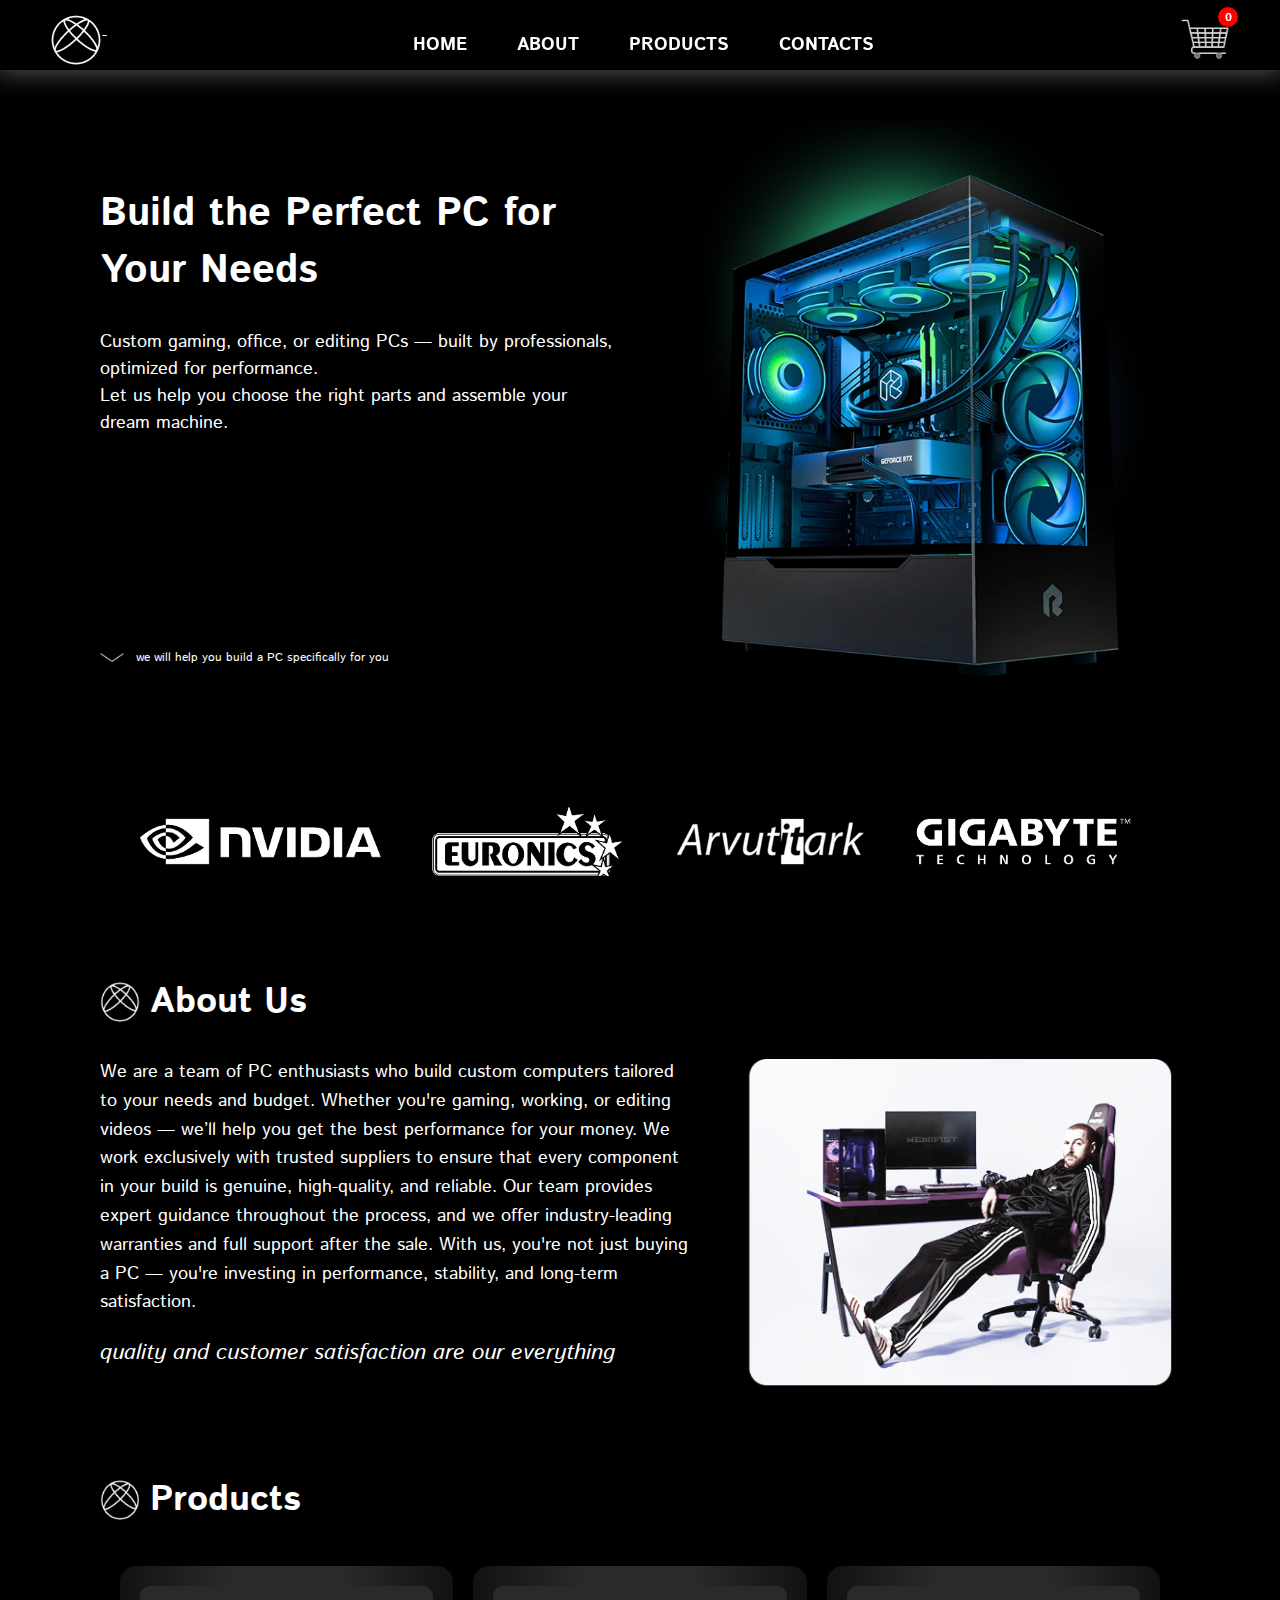
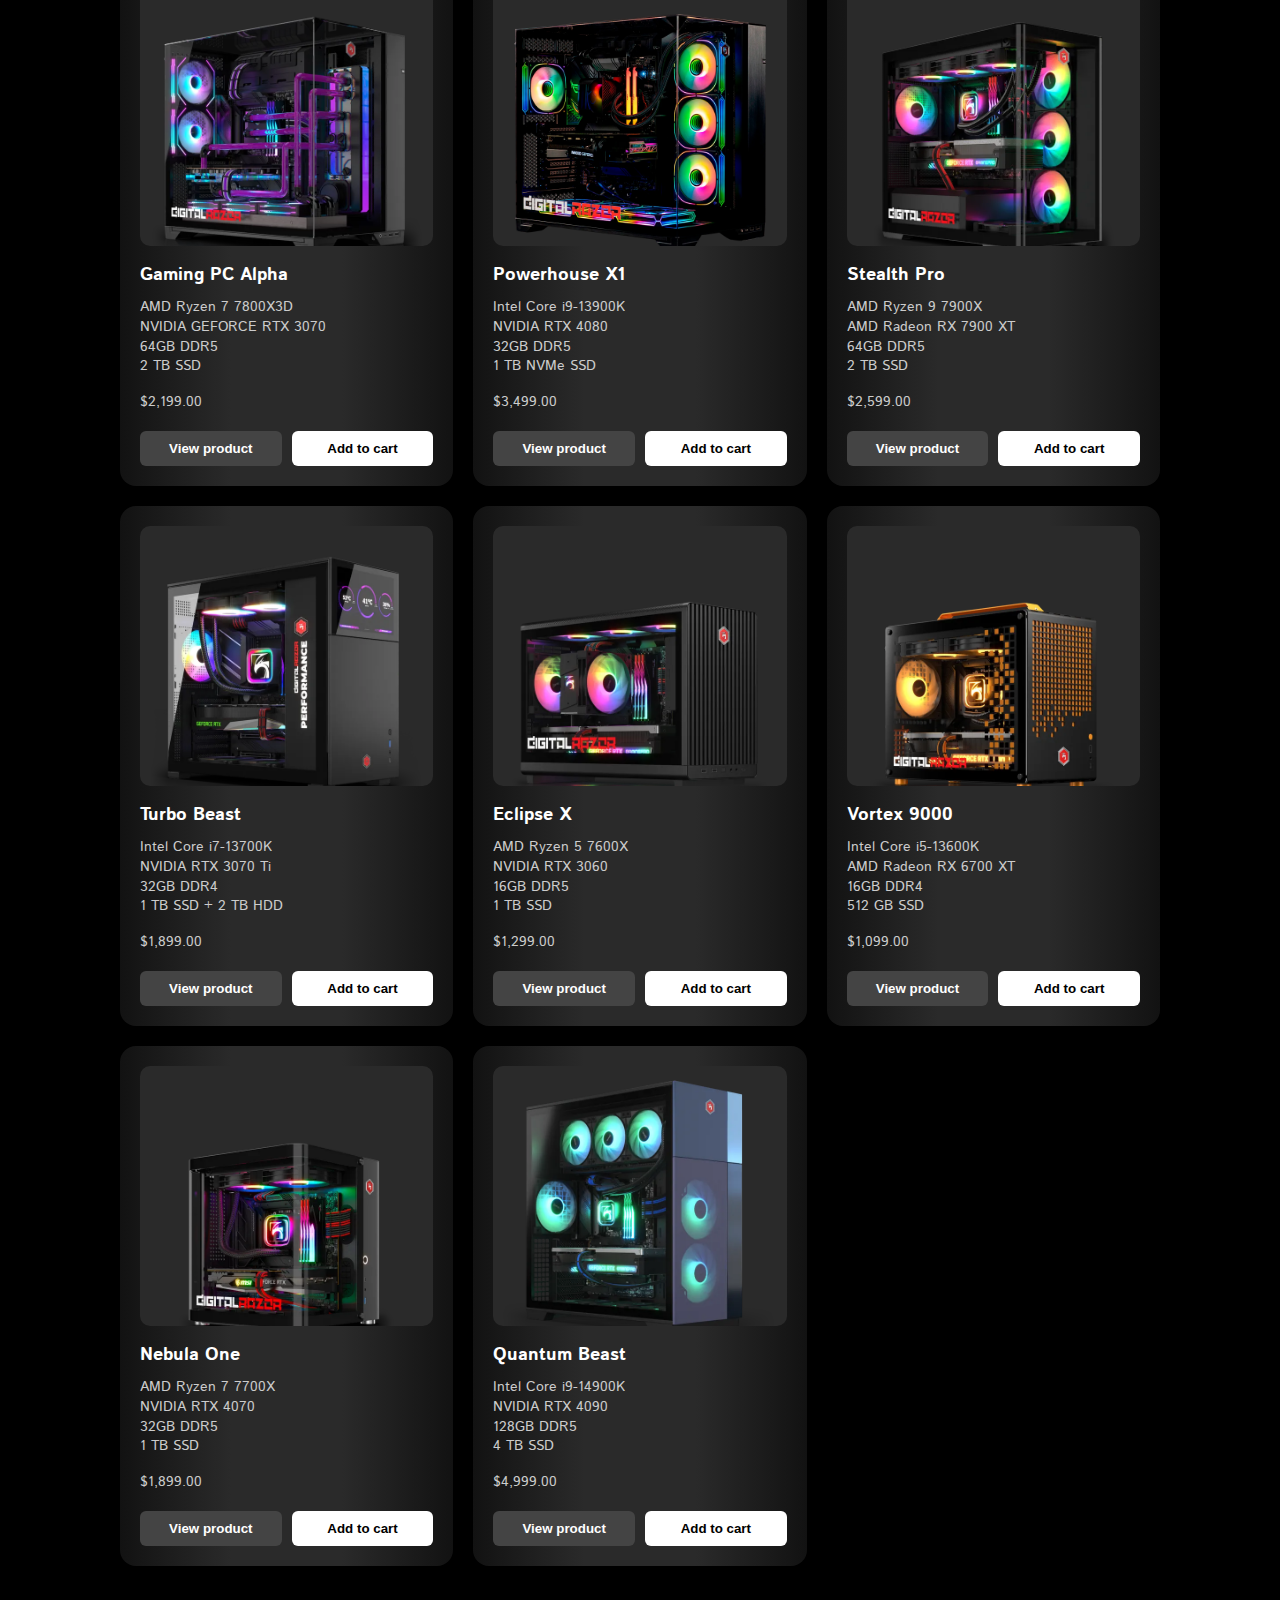
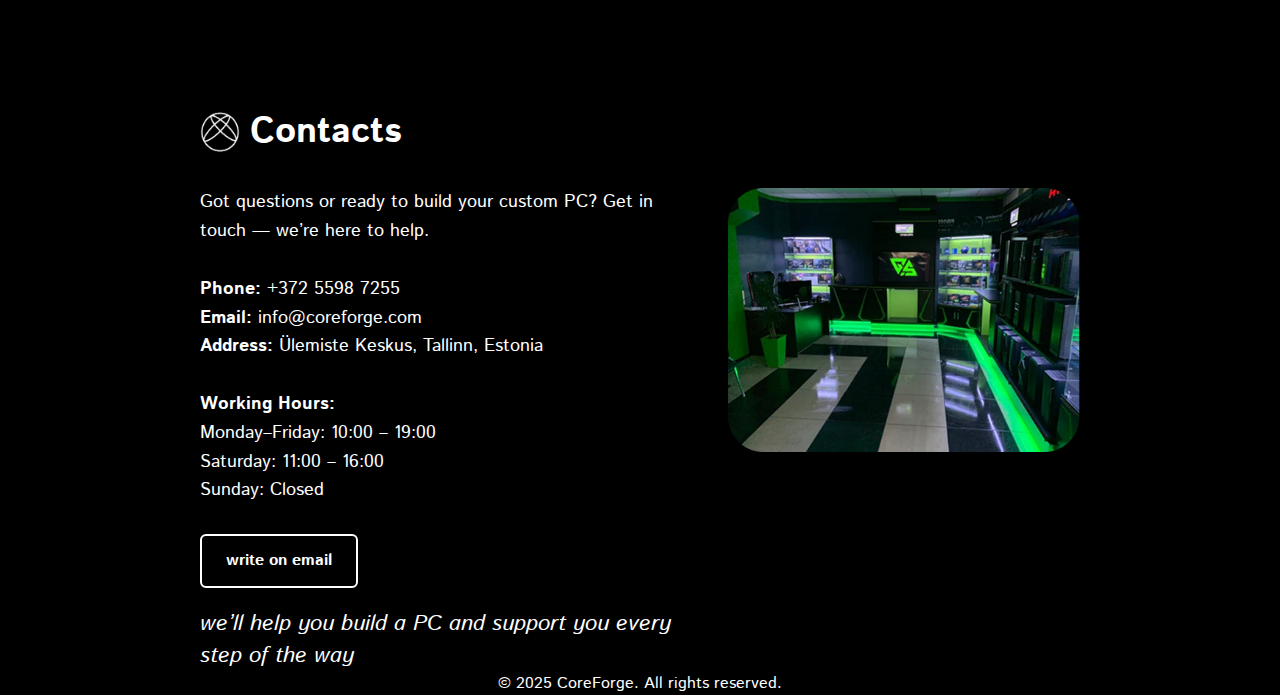
<file: index.html>
<!DOCTYPE html>
<html lang="en">
<head>
  <meta charset="UTF-8" />
  <meta name="viewport" content="width=device-width, initial-scale=1.0" />
  <title>CodeForge</title>
  <link rel="icon" type="image/png" href="./img/header logo.png" />

  
  <link href="https://fonts.googleapis.com/css2?family=Istok+Web&display=swap" rel="stylesheet">

  <link rel="stylesheet" href="./css/reset.css" />
  <link rel="stylesheet" href="./css/styles.css" />
  <link rel="stylesheet" href="./css/header.css" />
  <link rel="stylesheet" href="./css/footer.css">
  <link rel="stylesheet" href="./css/adaptive.css">
</head>
<body>
    <div class="wrapper">
        <header class="header">
            <div class="logo"><img src="./img/header logo.png" alt="logo"></div>

            <div class="name">-</div>

            <div class="header_links">
                <ul class="list">
                    <li class="list_item"><a href="#" class="link_style"><h2>HOME</h2></a></li>
                    <li class="list_item"><a href="#about" class="link_style"><h2>ABOUT</h2></a></li>
                    <li class="list_item"><a href="#products" class="link_style"><h2>PRODUCTS</h2></a></li>
                    <li class="list_item"><a href="#contacts" class="link_style"><h2>CONTACTS</h2></a></li>
                </ul>
            </div>


            <div class="Cart">
                <img src="./img/free-icon-cart-3081929.png" alt="">
            </div>
        </header>

        <main class="main">
            <div class="home">
                <div class="first_text">
                    <h1>Build the Perfect PC for Your Needs</h1>
                <div class="second_text">
                    Custom gaming, office, or editing PCs — built by professionals, optimized for performance. <br>
                    Let us help you choose the right parts and assemble your dream machine.
                </div>

                <a href="#contacts" class="link_to_down">
                <div class="link_to_down_inner">
                    <img src="./img/Vector.png" alt="arrow" class="down_arrow">
                    <div class="link_to_down_text">
                    we will help you build a PC specifically for you
                    </div>
                </div>
                </a>


            </div>

                <div class="home_img">
                    <div class="home_pc_background">
                        <img src="./img/bg.png" alt="bg">
                    </div>
                    <div class="home_pc">
                        <img src="./img/image 2 1.png" alt="pc">
                    </div>
                </div>
            </div>

            <div class="partners">
                <img src="./img/partners.png" alt="partners">
            </div>

            <div id="about" class="about">
                <div class="about_title">
                    <img src="./img/header logo.png" alt="">
                <h1>About Us</h1>
            </div>

    <div class="about_content">
        <div class="about_text_block">
            <div class="about_text">
                We are a team of PC enthusiasts who build custom 
                computers tailored to your needs and budget.
                Whether you're gaming, working, or editing videos — 
                we’ll help you get the best performance for your money.
                We work exclusively with trusted suppliers to ensure that 
                every component in your build is genuine, high-quality, and reliable. 
                Our team provides expert guidance throughout the process, 
                and we offer industry-leading warranties and full support after the sale. 
                With us, you're not just buying a PC — 
                you're investing in performance, stability, and long-term satisfaction.
            </div>
                <div class="about_last_text">
                    quality and customer satisfaction are our everything
                </div>
            </div>

            <div class="about_img">
                <img src="./img/about_photo.png" alt="">
            </div>
        </div>
            </div>

            <div id="products" class="products">
                <div class="products_tittle">
                    <img src="./img/header logo.png" alt="">
                <h1>Products</h1>
            </div>
            
            <section class="products-grid">
                <div class="product-card">
                    <img src="./img/pc1.png" alt="Gaming PC Alpha" class="product-image">
                    <h2>Gaming PC Alpha</h2>
                    <p>AMD Ryzen 7 7800X3D<br>NVIDIA GEFORCE RTX 3070<br>64GB DDR5<br>2 TB SSD</p>
                    <p class="price">$2,199.00</p>
                    <div class="product-buttons">
                        <button onclick="location.href='pc1.html'">View product</button>
                        <button>Add to cart</button>
                    </div>
                </div>

                <div class="product-card">
                    <img src="./img/pc2.webp" alt="Powerhouse X1" class="product-image">
                    <h2>Powerhouse X1</h2>
                    <p>Intel Core i9-13900K<br>NVIDIA RTX 4080<br>32GB DDR5<br>1 TB NVMe SSD</p>
                    <p class="price">$3,499.00</p>
                    <div class="product-buttons">
                        <button onclick="location.href='pc2.html'">View product</button>
                        <button>Add to cart</button>
                    </div>
                </div>

                <div class="product-card">
                    <img src="./img/pc3.png" alt="Stealth Pro" class="product-image">
                    <h2>Stealth Pro</h2>
                    <p>AMD Ryzen 9 7900X<br>AMD Radeon RX 7900 XT<br>64GB DDR5<br>2 TB SSD</p>
                    <p class="price">$2,599.00</p>
                    <div class="product-buttons">
                        <button onclick="location.href='pc3.html'">View product</button>
                        <button>Add to cart</button>
                    </div>
                </div>

                <div class="product-card">
                    <img src="./img/pc4.png" alt="Turbo Beast" class="product-image">
                    <h2>Turbo Beast</h2>
                    <p>Intel Core i7-13700K<br>NVIDIA RTX 3070 Ti<br>32GB DDR4<br>1 TB SSD + 2 TB HDD</p>
                    <p class="price">$1,899.00</p>
                    <div class="product-buttons">
                        <button onclick="location.href='pc4.html'">View product</button>
                        <button>Add to cart</button>
                    </div>
                </div>

                <div class="product-card">
                    <img src="./img/pc5.png" alt="Eclipse X" class="product-image">
                    <h2>Eclipse X</h2>
                    <p>AMD Ryzen 5 7600X<br>NVIDIA RTX 3060<br>16GB DDR5<br>1 TB SSD</p>
                    <p class="price">$1,299.00</p>
                    <div class="product-buttons">
                        <button onclick="location.href='pc5.html'">View product</button>
                        <button>Add to cart</button>
                    </div>
                </div>

                <div class="product-card">
                    <img src="./img/pc6.png" alt="Vortex 9000" class="product-image">
                    <h2>Vortex 9000</h2>
                    <p>Intel Core i5-13600K<br>AMD Radeon RX 6700 XT<br>16GB DDR4<br>512 GB SSD</p>
                    <p class="price">$1,099.00</p>
                    <div class="product-buttons">
                        <button onclick="location.href='pc6.html'">View product</button>
                        <button>Add to cart</button>
                    </div>
                </div>

                <div class="product-card">
                    <img src="./img/pc7.png" alt="Nebula One" class="product-image">
                    <h2>Nebula One</h2>
                    <p>AMD Ryzen 7 7700X<br>NVIDIA RTX 4070<br>32GB DDR5<br>1 TB SSD</p>
                    <p class="price">$1,899.00</p>
                    <div class="product-buttons">
                        <button onclick="location.href='pc7.html'">View product</button>
                        <button>Add to cart</button>
                    </div>
                </div>

                <div class="product-card">
                    <img src="./img/pc8.png" alt="Quantum Beast" class="product-image">
                    <h2>Quantum Beast</h2>
                    <p>Intel Core i9-14900K<br>NVIDIA RTX 4090<br>128GB DDR5<br>4 TB SSD</p>
                    <p class="price">$4,999.00</p>
                    <div class="product-buttons">
                        <button onclick="location.href='pc8.html'">View product</button>
                        <button>Add to cart</button>
                    </div>
                </div>
            </section>

            <div id="contacts" class="contacts">
    <div class="contacts_title">
        <img src="./img/header logo.png" alt="">
        <h1>Contacts</h1>
    </div>

            <div class="contacts_content">
                <div class="contacts_text_block">
                    <div class="contacts_text">
                        Got questions or ready to build your custom PC? Get in touch — we’re here to help.
                    <br><br>
                        <strong>Phone:</strong> +372 5598 7255<br>
                        <strong>Email:</strong> info@coreforge.com<br>
                        <strong>Address:</strong> Ülemiste Keskus, Tallinn, Estonia<br><br>
                        <strong>Working Hours:</strong><br>
                        Monday–Friday: 10:00 – 19:00<br>
                        Saturday: 11:00 – 16:00<br>
                        Sunday: Closed
                        <br><br>
                        <a href="mailto:merilodaniel5@gmail.com?subject=question" class="email-button">
                        write on email
                    </a>
                    </div>
                    <div class="contacts_last_text">
                        we’ll help you build a PC and support you every step of the way
                    </div>
                </div>
                    <div class="contacts_img">
                        <img src="./img/contacts img.png" alt="Contact Photo">
                    </div>
            </div>

        </main>
        <footer class="footer">
            <p>© 2025 CoreForge. All rights reserved.</p>
        </footer>
    </div>

  <script src="./js/script.js"></script>

    <div id="cartModal" style="display: none;" class="cart-modal">
        <div class="cart-modal-content">
            <span id="closeCart" class="close-button">&times;</span>
            <h2>Your Cart</h2>
            <div id="cartItems"></div>
        </div>
    </div>

</body>
</html>
</file>
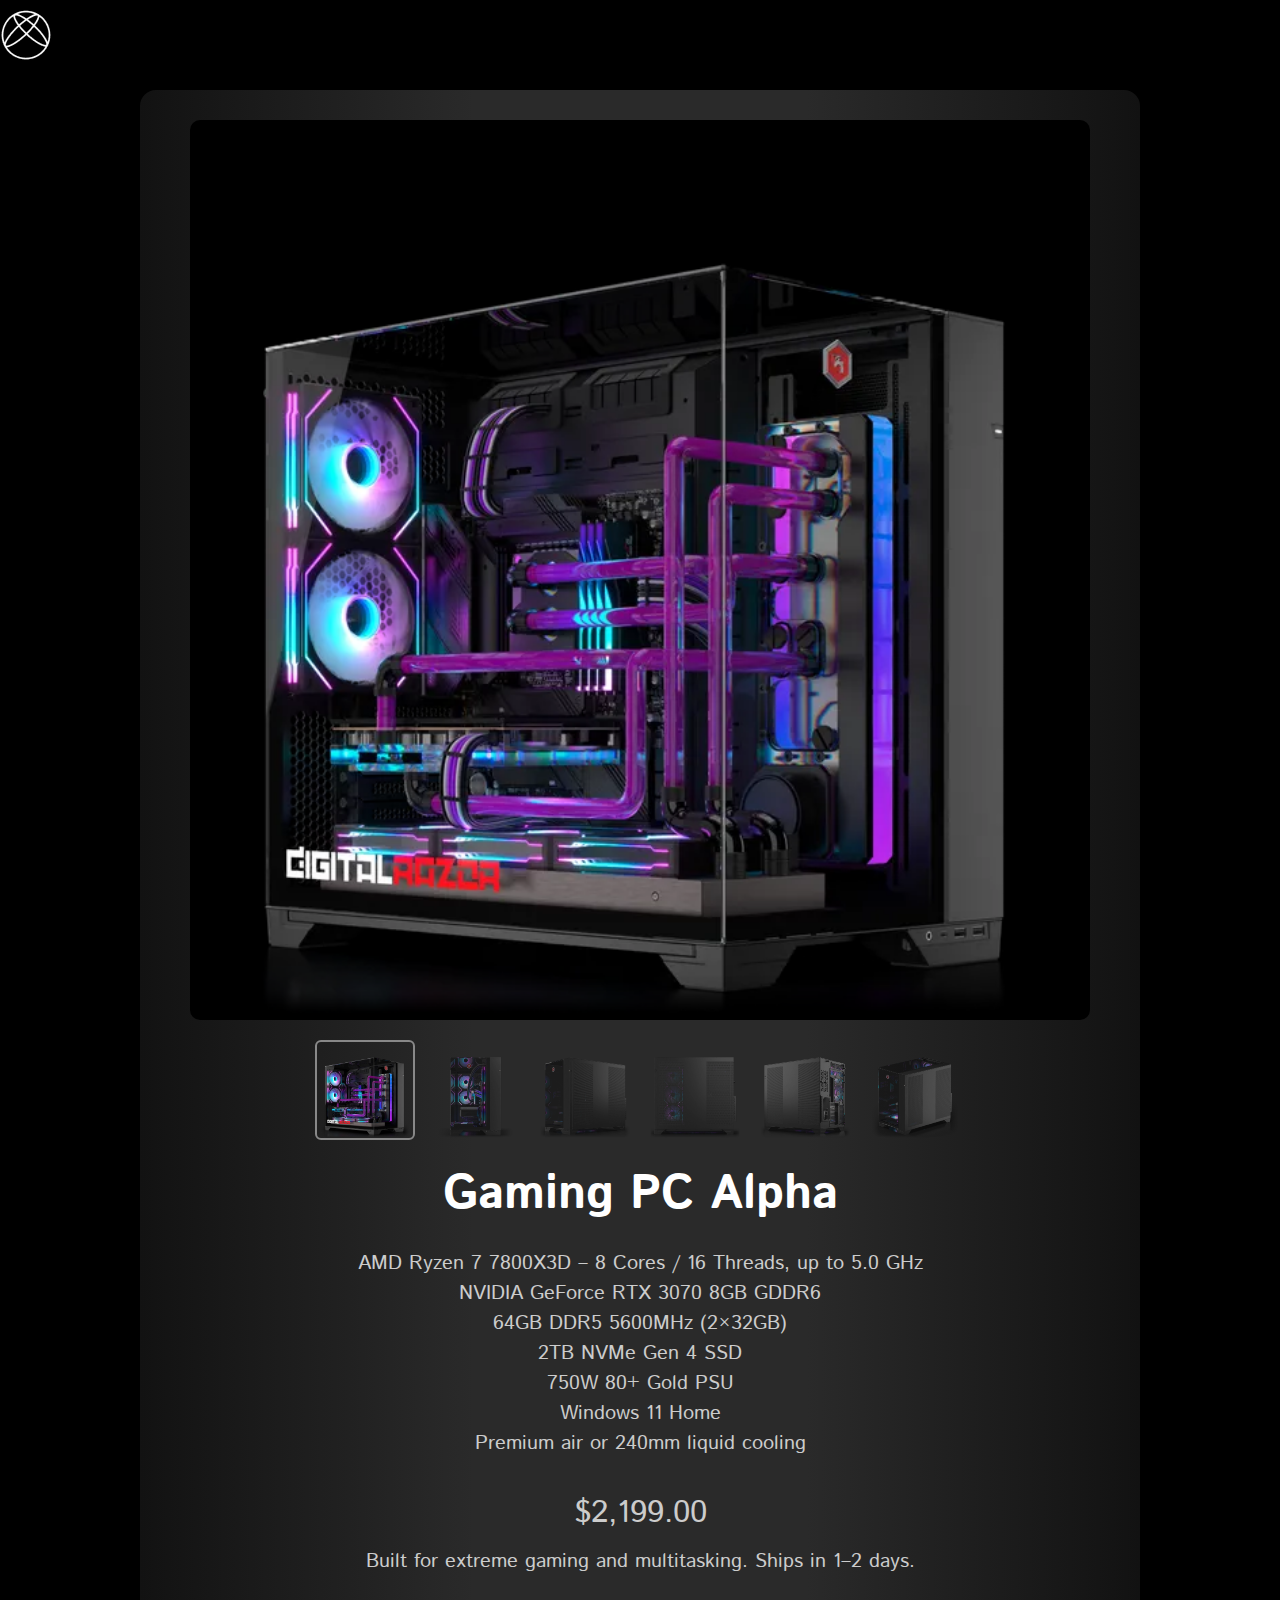
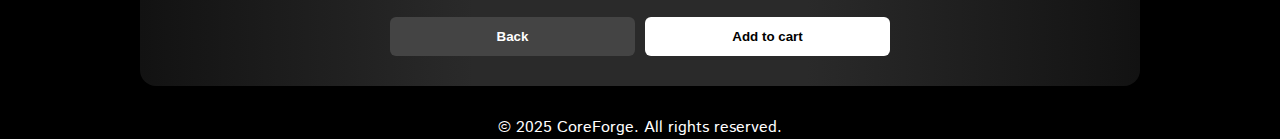
<file: pc1.html>
<!DOCTYPE html>
<html lang="en">
	<head>
		<meta charset="UTF-8" />
		<meta name="viewport" content="width=device-width, initial-scale=1.0" />
		<title>Gaming PC Alpha | CoreForge</title>

		<link rel="stylesheet" href="./css/reset.css" />
		<link rel="stylesheet" href="./css/header.css" />
		<link rel="stylesheet" href="./css/footer.css" />
		<link rel="stylesheet" href="./css/pc links css/product-cards.css" />
	</head>
	<body>
		<div class="wrapper">
				<div class="logo">
					<img src="./img/header logo.png" alt="logo" />
				</div>

			<main class="main">
				<div class="product-card">
					<div class="gallery">
						<img src="./img/pc1.png" alt="Gaming PC Alpha" class="product-image" id="mainPhoto" />

						<div class="thumbnails">
							<img src="./img/pc1.png" alt="PC main image" class="thumb active" />
							<img src="./img/pc1-1.webp" alt="PC image 1" class="thumb" />
							<img src="./img/pc1-2.webp" alt="PC image 2" class="thumb" />
							<img src="./img/pc1-3.webp" alt="PC image 3" class="thumb" />
							<img src="./img/pc1-4.webp" alt="PC image 4" class="thumb" />
							<img src="./img/pc1-5.webp" alt="PC image 5" class="thumb" />
						</div>
					</div>

					<h2>Gaming PC Alpha</h2>
					<p>
						AMD Ryzen 7 7800X3D – 8 Cores / 16 Threads, up to 5.0 GHz<br />
						NVIDIA GeForce RTX 3070 8GB GDDR6<br />
						64GB DDR5 5600MHz (2×32GB)<br />
						2TB NVMe Gen 4 SSD<br />
						750W 80+ Gold PSU<br />
						Windows 11 Home<br />
						Premium air or 240mm liquid cooling
					</p>
                    <p class="price">$2,199.00</p>
                    <p class="short-desc">Built for extreme gaming and multitasking. Ships in 1–2 days.</p>

					<div class="product-buttons">
						<button onclick="location.href='index.html#products'">Back</button>
						<button>Add to cart</button>
					</div>
				</div>
			</main>

			<footer class="footer">
				<p>© 2025 CoreForge. All rights reserved.</p>
			</footer>
		</div>

		<script src="./js/pc-slide.js"></script>
	</body>
</html>
</file>
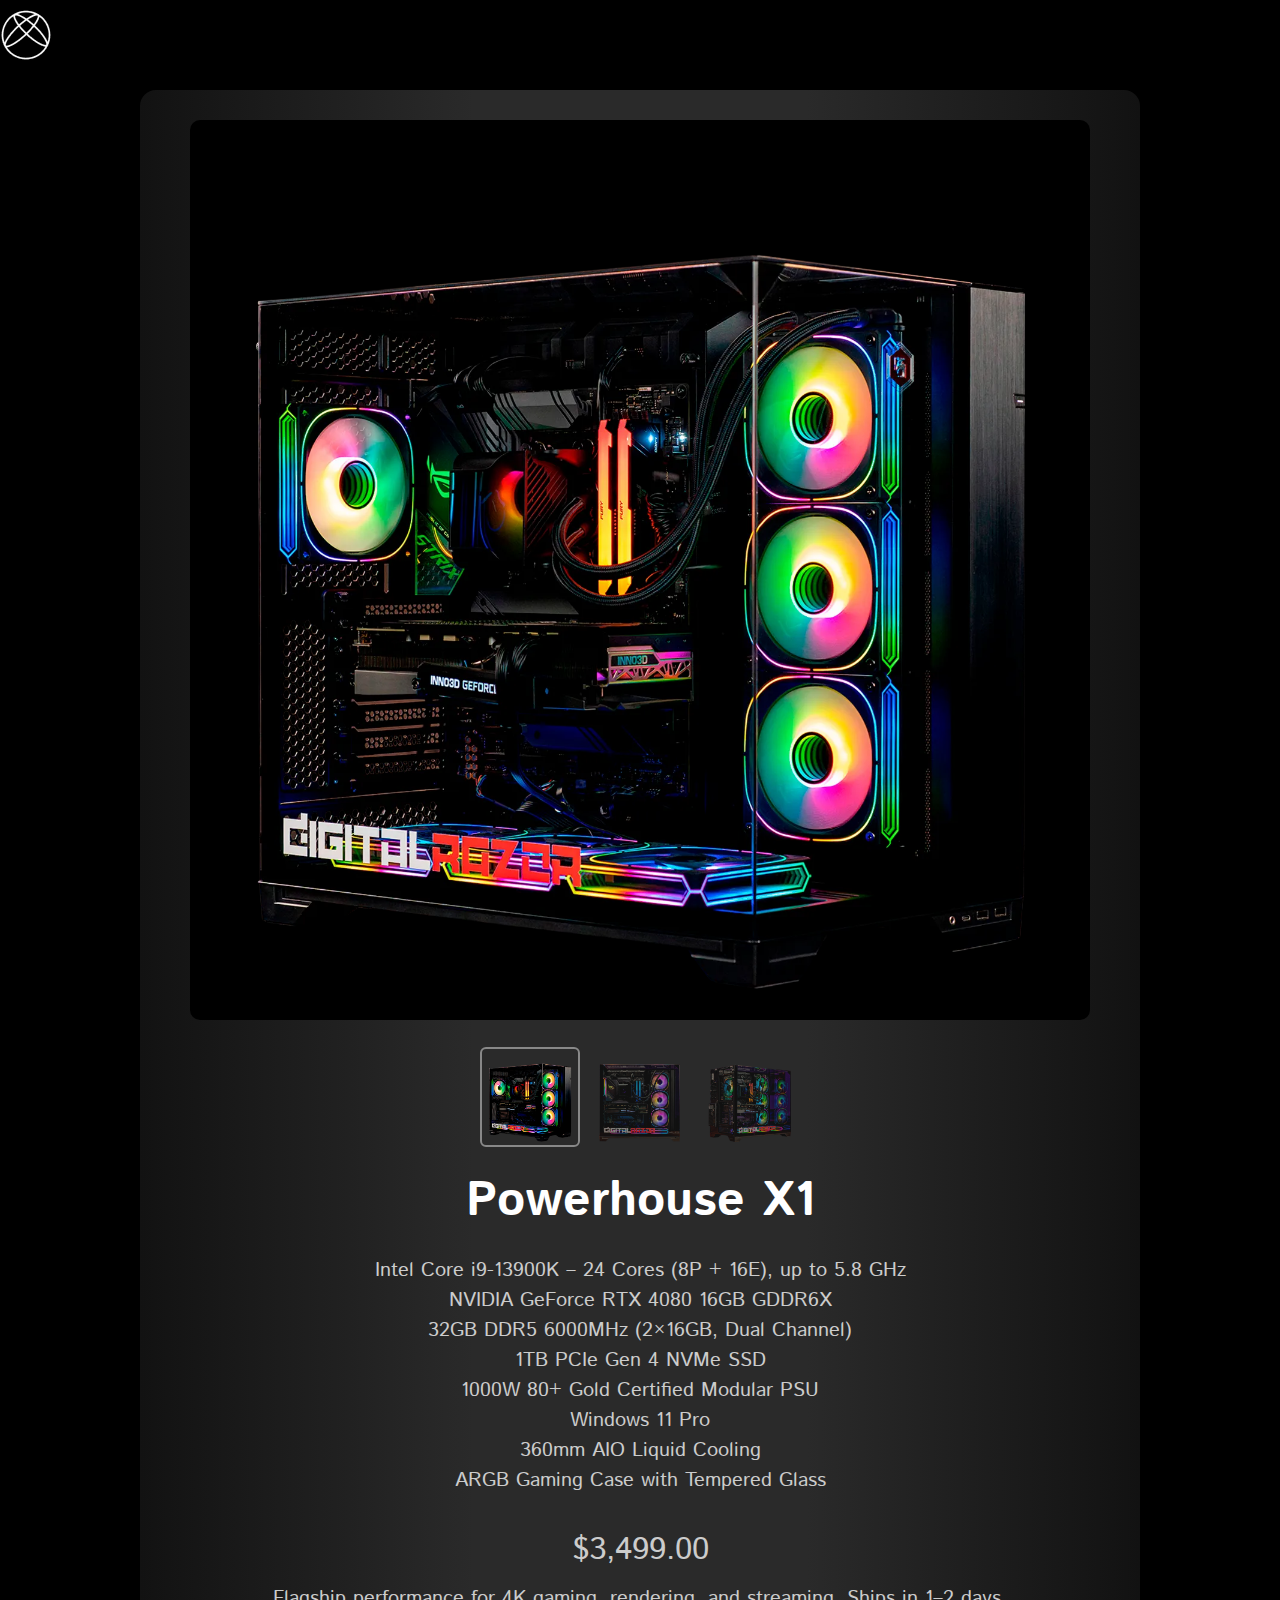
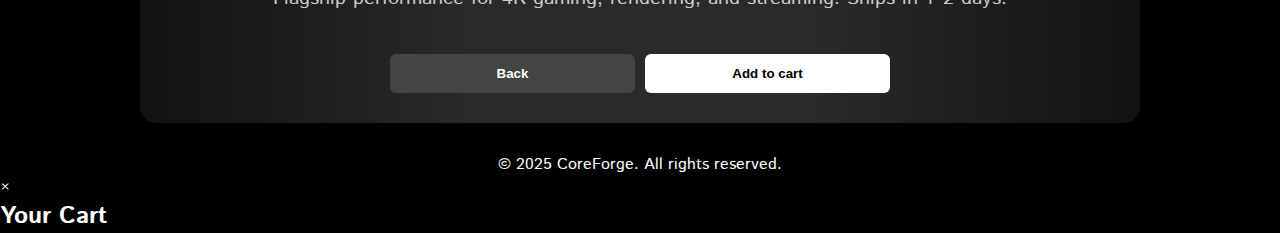
<file: pc2.html>
<!DOCTYPE html>
<html lang="en">
<head>
	<meta charset="UTF-8" />
	<meta name="viewport" content="width=device-width, initial-scale=1.0" />
	<title>Powerhouse X1 | CoreForge</title>

	<link rel="stylesheet" href="./css/reset.css" />
	<link rel="stylesheet" href="./css/header.css" />
	<link rel="stylesheet" href="./css/footer.css" />
	<link rel="stylesheet" href="./css/pc links css/product-cards.css" />
</head>
<body>
	<div class="wrapper">
		<div class="logo">
			<img src="./img/header logo.png" alt="logo" />
		</div>

		<main class="main">
			<div class="product-card">
				<div class="gallery">
					<div class="image-crop-wrapper">
						<img src="./img/pc2.webp" alt="Powerhouse X1" class="product-image" id="mainPhoto" />
					</div>

					<div class="thumbnails">
						<img src="./img/pc2.webp" alt="Main" class="thumb active" />
						<img src="./img/pc2-1.webp" alt="Angle 1" class="thumb" />
						<img src="./img/pc2-2.webp" alt="Angle 2" class="thumb" />
					</div>
				</div>

				<h2>Powerhouse X1</h2>
				<p>
					Intel Core i9-13900K – 24 Cores (8P + 16E), up to 5.8 GHz<br />
					NVIDIA GeForce RTX 4080 16GB GDDR6X<br />
					32GB DDR5 6000MHz (2×16GB, Dual Channel)<br />
					1TB PCIe Gen 4 NVMe SSD<br />
					1000W 80+ Gold Certified Modular PSU<br />
					Windows 11 Pro<br />
					360mm AIO Liquid Cooling<br />
					ARGB Gaming Case with Tempered Glass
				</p>

				<p class="price">$3,499.00</p>
				<p class="short-desc">Flagship performance for 4K gaming, rendering, and streaming. Ships in 1–2 days.</p>

				<div class="product-buttons">
					<button onclick="location.href='index.html#products'">Back</button>
					<button>Add to cart</button>
				</div>
			</div>
		</main>

		<footer class="footer">
			<p>© 2025 CoreForge. All rights reserved.</p>
		</footer>
	</div>

	<script src="./js/pc-slide.js"></script>
	<script src="./js/script.js"></script>
		
		<div class="cart-modal" id="cartModal">
			<div class="cart-modal-content">
				<span class="close-btn" id="closeCart">&times;</span>
					<h2>Your Cart</h2>
				<div id="cartItems"></div>
			</div>
    	</div>
</body>
</html>
</file>
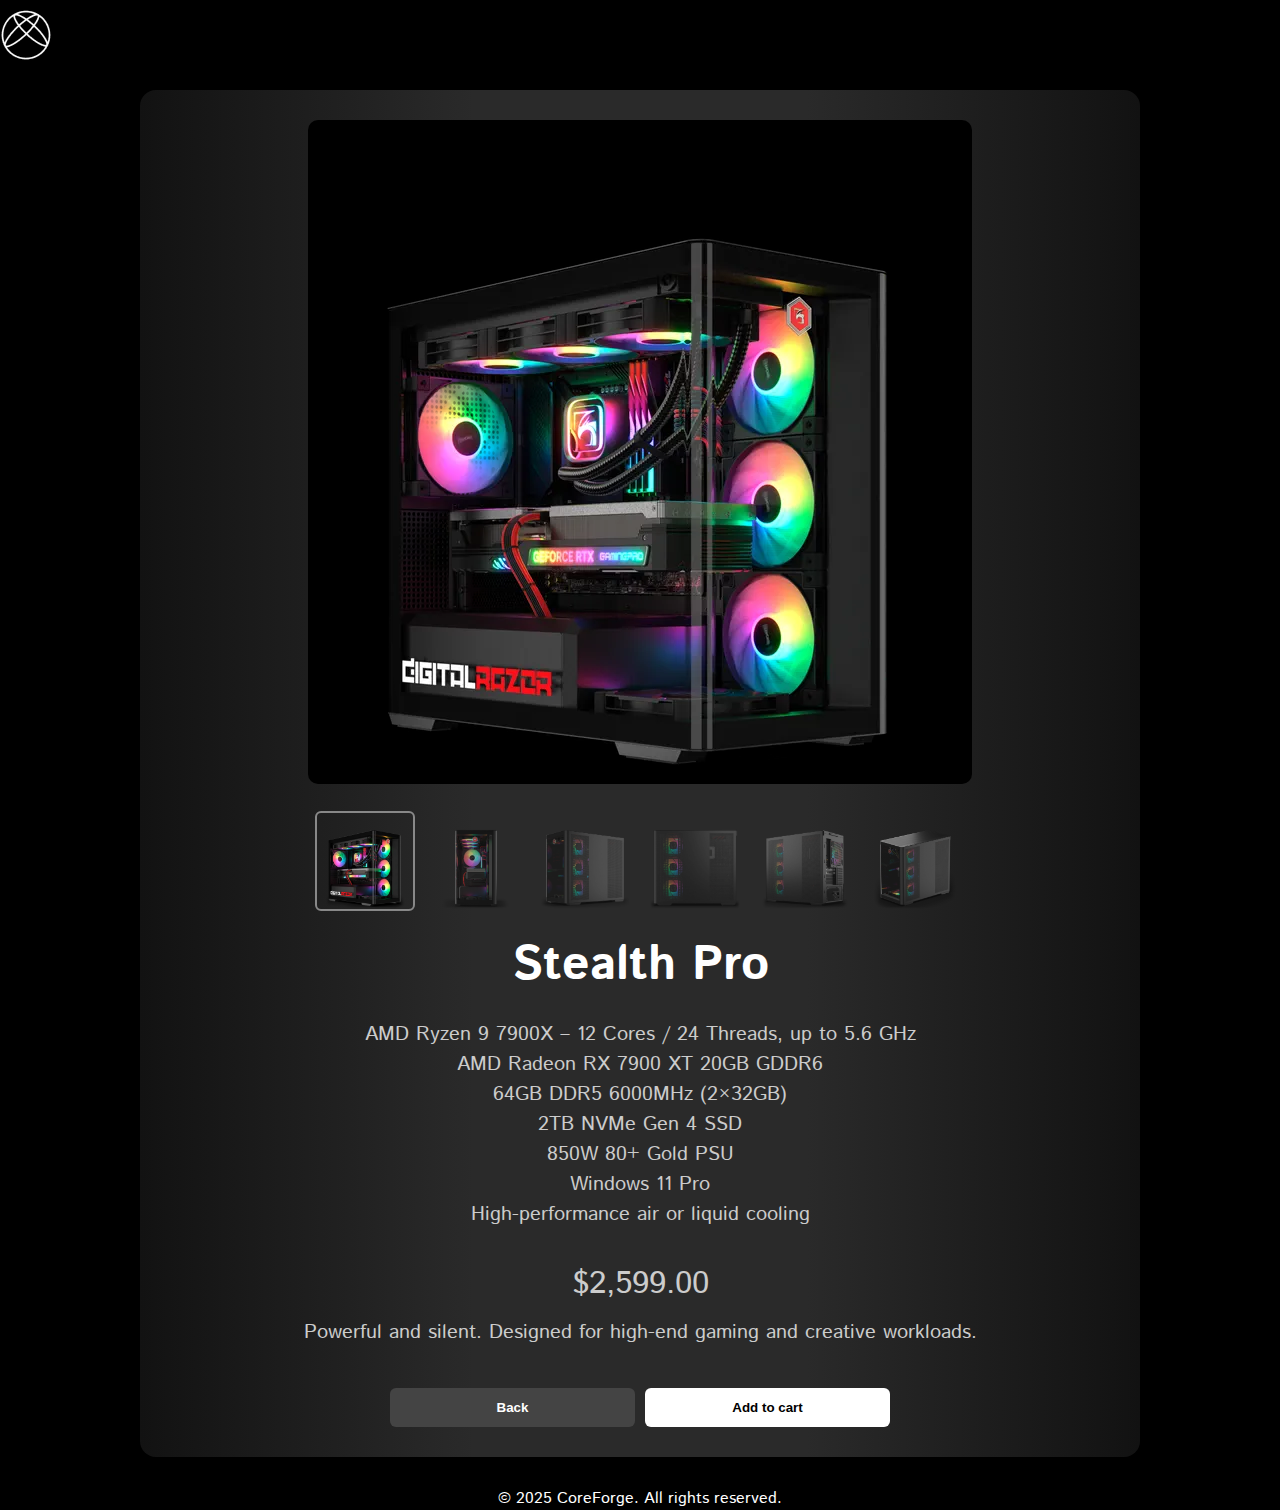
<file: pc3.html>
<!DOCTYPE html>
<html lang="en">
<head>
	<meta charset="UTF-8" />
	<meta name="viewport" content="width=device-width, initial-scale=1.0" />
	<title>Stealth Core Z3 | CoreForge</title>

	<link rel="stylesheet" href="./css/reset.css" />
	<link rel="stylesheet" href="./css/header.css" />
	<link rel="stylesheet" href="./css/footer.css" />
	<link rel="stylesheet" href="./css/pc links css/product-cards.css" />
</head>
<body>
	<div class="wrapper">
		<div class="logo">
			<img src="./img/header logo.png" alt="logo" />
		</div>

		<main class="main">
			<div class="product-card">
				<div class="gallery">
					<div class="image-crop-wrapper">
						<img src="./img/pc3.png" alt="Stealth Core Z3" class="product-image" id="mainPhoto" />
					</div>
					
					<div class="thumbnails">
						<img src="./img/pc3.png" alt="Main" class="thumb active" />
						<img src="./img/pc3-1.webp" alt="Angle 1" class="thumb" />
						<img src="./img/pc3-2.webp" alt="Angle 2" class="thumb" />
						<img src="./img/pc3-3.webp" alt="Angle 3" class="thumb" />
						<img src="./img/pc3-4.webp" alt="Angle 4" class="thumb" />
						<img src="./img/pc3-5.webp" alt="Angle 5" class="thumb" />
					</div>
				</div>

				<h2>Stealth Pro</h2>
				<p>
					AMD Ryzen 9 7900X – 12 Cores / 24 Threads, up to 5.6 GHz<br />
					AMD Radeon RX 7900 XT 20GB GDDR6<br />
					64GB DDR5 6000MHz (2×32GB)<br />
					2TB NVMe Gen 4 SSD<br />
					850W 80+ Gold PSU<br />
					Windows 11 Pro<br />
					High-performance air or liquid cooling
				</p>
				<p class="price">$2,599.00</p>
				<p class="short-desc">Powerful and silent. Designed for high-end gaming and creative workloads.</p>

				<div class="product-buttons">
					<button onclick="location.href='index.html#products'">Back</button>
					<button>Add to cart</button>
				</div>
			</div>
		</main>

		<footer class="footer">
			<p>© 2025 CoreForge. All rights reserved.</p>
		</footer>
	</div>

	<script src="./js/pc-slide.js"></script>
</body>
</html>
</file>
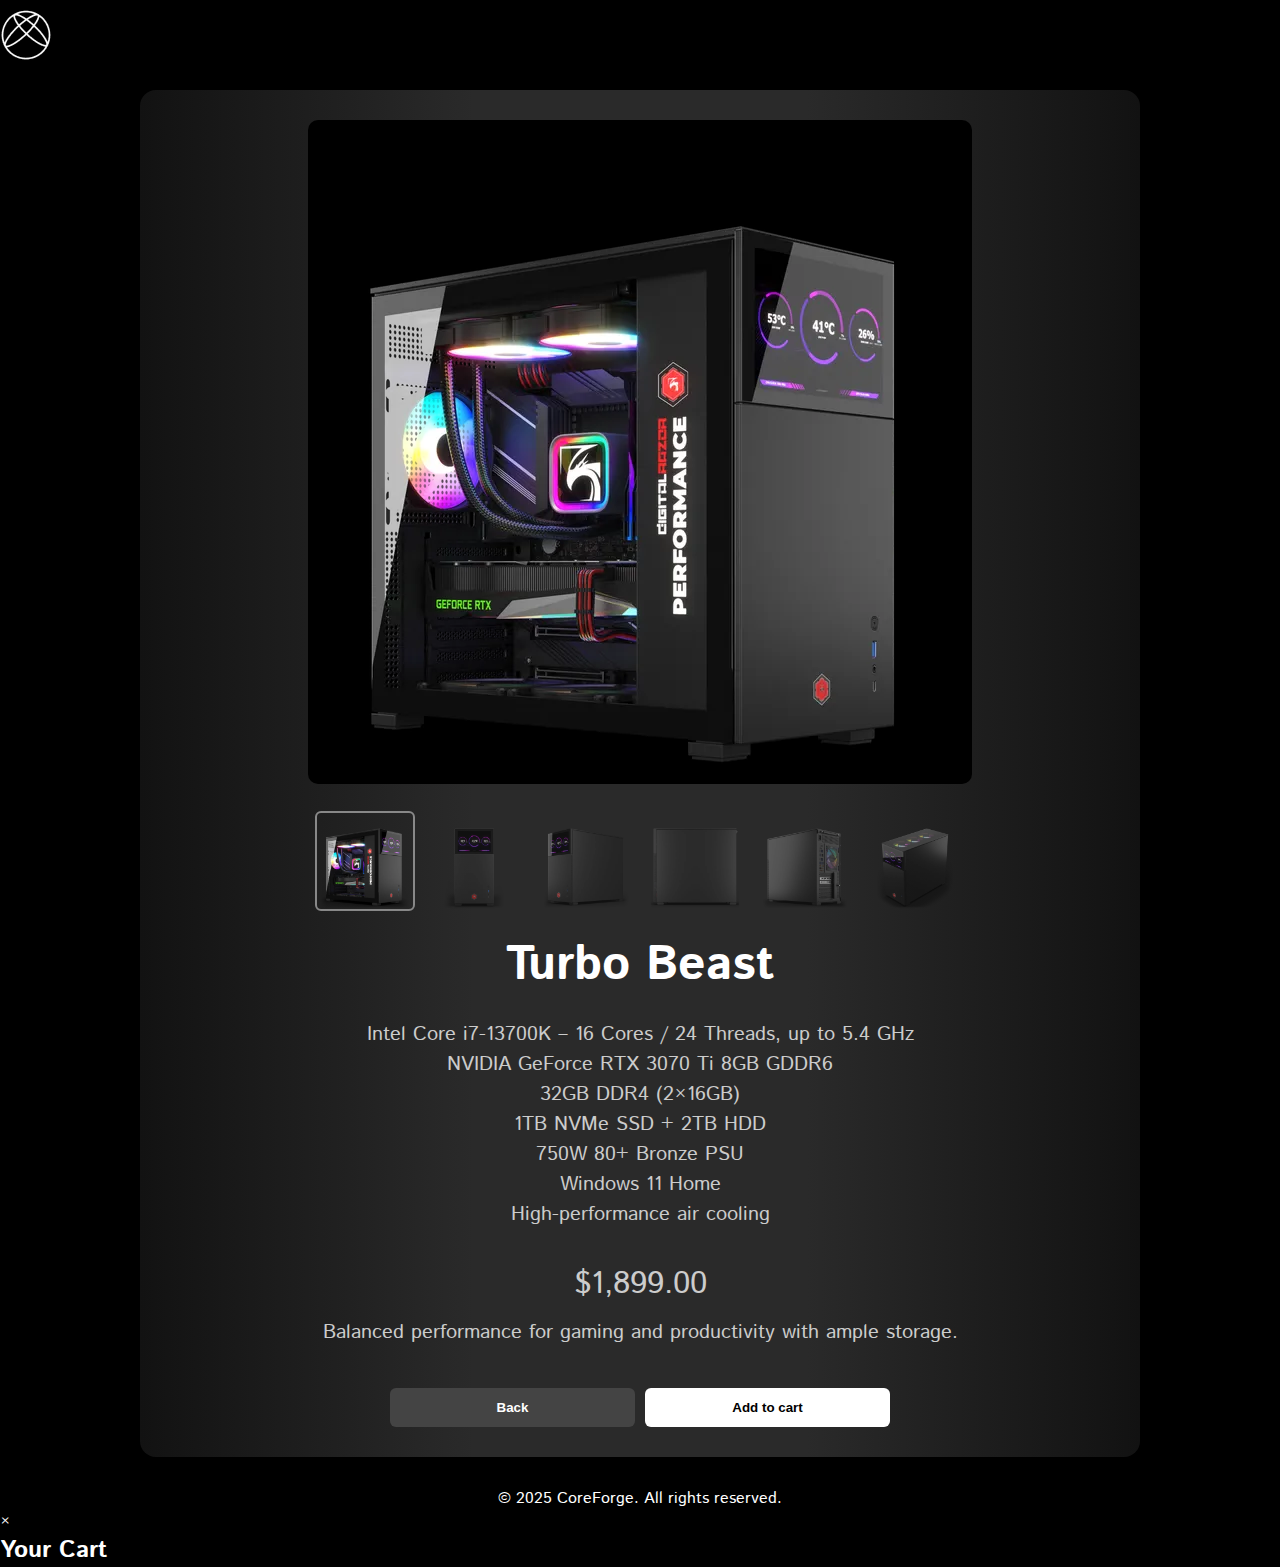
<file: pc4.html>
<!DOCTYPE html>
<html lang="en">
<head>
	<meta charset="UTF-8" />
	<meta name="viewport" content="width=device-width, initial-scale=1.0" />
	<title>Turbo Beast | CoreForge</title>

	<link rel="stylesheet" href="./css/reset.css" />
	<link rel="stylesheet" href="./css/header.css" />
	<link rel="stylesheet" href="./css/footer.css" />
	<link rel="stylesheet" href="./css/pc links css/product-cards.css" />
</head>
<body>
	<div class="wrapper">
		<div class="logo">
			<img src="./img/header logo.png" alt="logo" />
		</div>

		<main class="main">
			<div class="product-card">
				<div class="gallery">
					<div class="image-crop-wrapper">
						<img src="./img/pc4.png" alt="Stealth Core Z3" class="product-image" id="mainPhoto" />
					</div>
					
					<div class="thumbnails">
						<img src="./img/pc4.png" alt="Main" class="thumb active" />
						<img src="./img/pc4-1.webp" alt="Angle 1" class="thumb" />
						<img src="./img/pc4-2.webp" alt="Angle 2" class="thumb" />
						<img src="./img/pc4-3.webp" alt="Angle 3" class="thumb" />
						<img src="./img/pc4-4.webp" alt="Angle 4" class="thumb" />
						<img src="./img/pc4-5.webp" alt="Angle 5" class="thumb" />
					</div>
				</div>

				<h2>Turbo Beast</h2>
                    <p>
                        Intel Core i7-13700K – 16 Cores / 24 Threads, up to 5.4 GHz<br />
                        NVIDIA GeForce RTX 3070 Ti 8GB GDDR6<br />
                        32GB DDR4 (2×16GB)<br />
                        1TB NVMe SSD + 2TB HDD<br />
                        750W 80+ Bronze PSU<br />
                        Windows 11 Home<br />
                        High-performance air cooling
                    </p>
                    <p class="price">$1,899.00</p>
                    <p class="short-desc">Balanced performance for gaming and productivity with ample storage.</p>
                <div class="product-buttons">
                    <button onclick="location.href='index.html#products'">Back</button>
                    <button>Add to cart</button>
                </div>
			</div>
		</main>

		<footer class="footer">
			<p>© 2025 CoreForge. All rights reserved.</p>
		</footer>
	</div>

	<script src="./js/pc-slide.js"></script>
	<script src="./js/script.js"></script>
		
		<div class="cart-modal" id="cartModal">
			<div class="cart-modal-content">
				<span class="close-btn" id="closeCart">&times;</span>
					<h2>Your Cart</h2>
				<div id="cartItems"></div>
			</div>
    	</div>
</body>
</html>
</file>
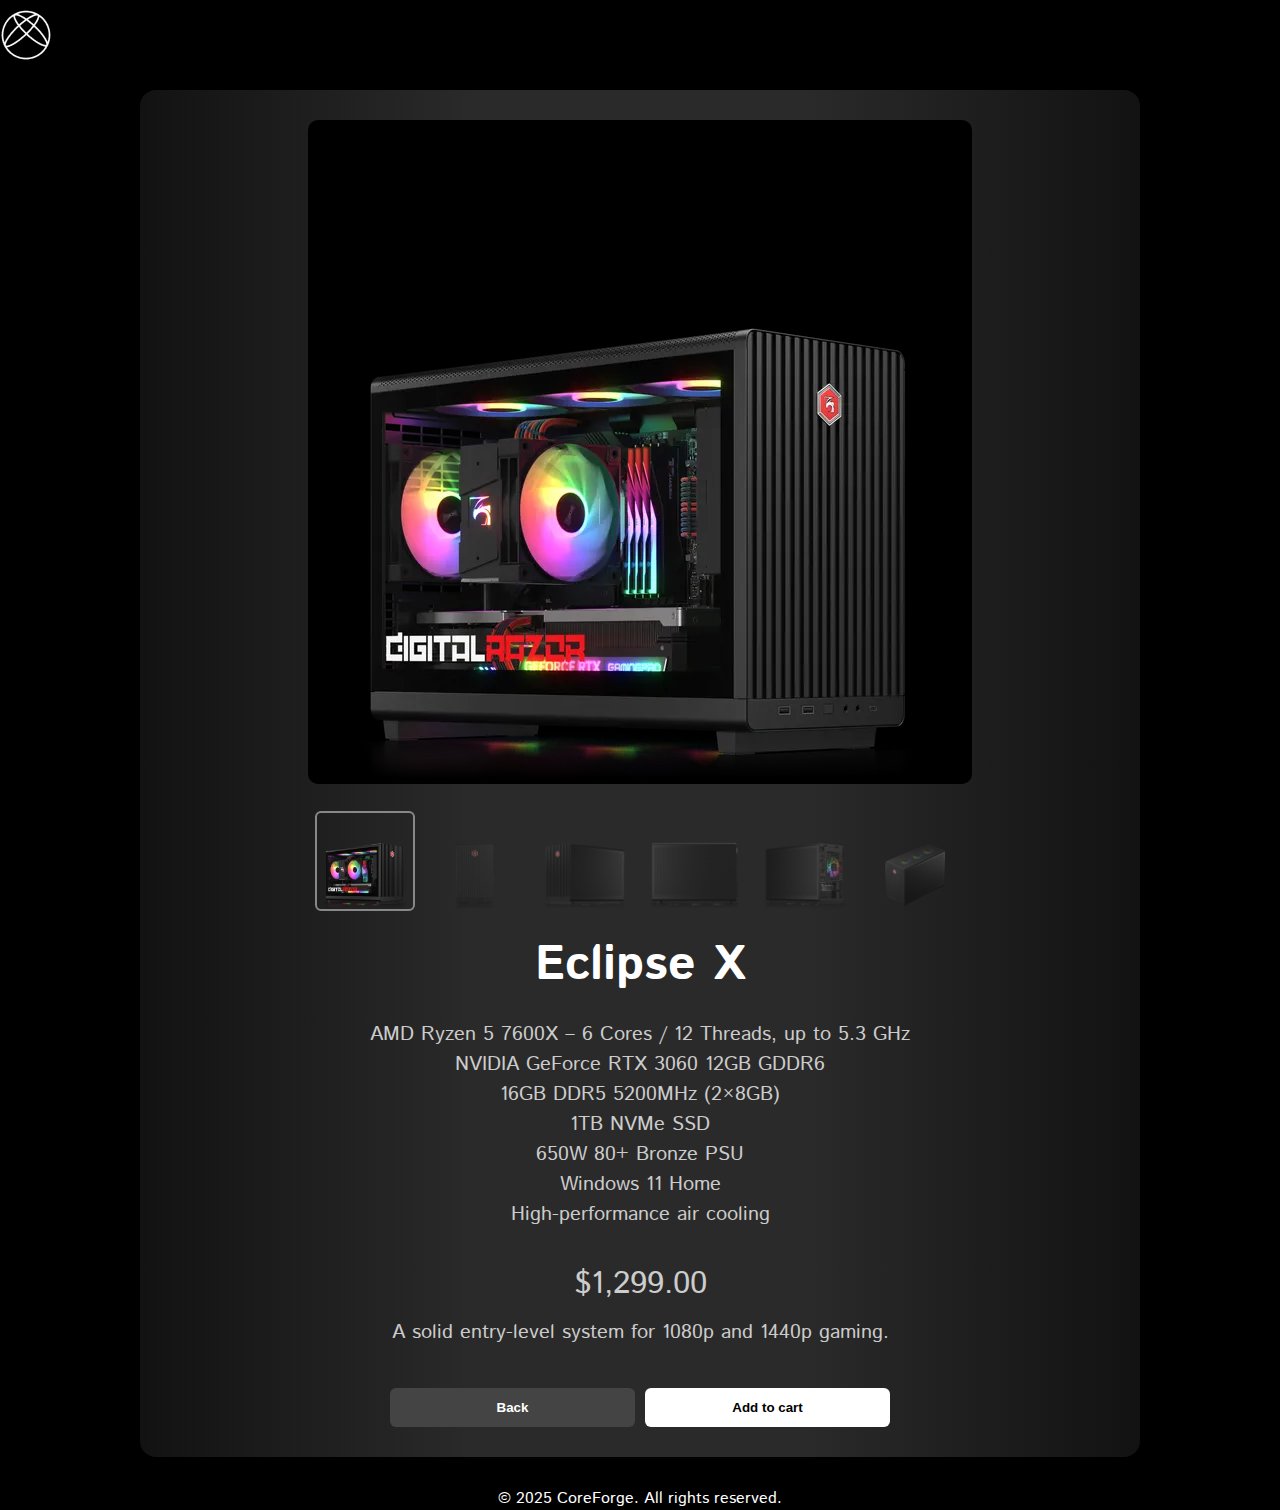
<file: pc5.html>
<!DOCTYPE html>
<html lang="en">
<head>
	<meta charset="UTF-8" />
	<meta name="viewport" content="width=device-width, initial-scale=1.0" />
	<title>Eclipse X | CoreForge</title>

	<link rel="stylesheet" href="./css/reset.css" />
	<link rel="stylesheet" href="./css/header.css" />
	<link rel="stylesheet" href="./css/footer.css" />
	<link rel="stylesheet" href="./css/pc links css/product-cards.css" />
</head>
<body>
	<div class="wrapper">
		<div class="logo">
			<img src="./img/header logo.png" alt="logo" />
		</div>

		<main class="main">
			<div class="product-card">
				<div class="gallery">
					<div class="image-crop-wrapper">
						<img src="./img/pc5.png" alt="Stealth Core Z3" class="product-image" id="mainPhoto" />
					</div>

					<div class="thumbnails">
						<img src="./img/pc5.png" alt="Main" class="thumb active" />
						<img src="./img/pc5-1.webp" alt="Angle 1" class="thumb" />
						<img src="./img/pc5-2.webp" alt="Angle 2" class="thumb" />
						<img src="./img/pc5-3.webp" alt="Angle 3" class="thumb" />
						<img src="./img/pc5-4.webp" alt="Angle 4" class="thumb" />
						<img src="./img/pc5-5.webp" alt="Angle 5" class="thumb" />
					</div>
				</div>

				<h2>Eclipse X</h2>
                <p>
                    AMD Ryzen 5 7600X – 6 Cores / 12 Threads, up to 5.3 GHz<br />
                    NVIDIA GeForce RTX 3060 12GB GDDR6<br />
                    16GB DDR5 5200MHz (2×8GB)<br />
                    1TB NVMe SSD<br />
                    650W 80+ Bronze PSU<br />
                    Windows 11 Home<br />
                    High-performance air cooling
                </p>
                <p class="price">$1,299.00</p>
                <p class="short-desc">A solid entry-level system for 1080p and 1440p gaming.</p>


				<div class="product-buttons">
					<button onclick="location.href='index.html#products'">Back</button>
					<button>Add to cart</button>
				</div>
			</div>
		</main>

		<footer class="footer">
			<p>© 2025 CoreForge. All rights reserved.</p>
		</footer>
	</div>

	<script src="./js/pc-slide.js"></script>
</body>
</html>
</file>
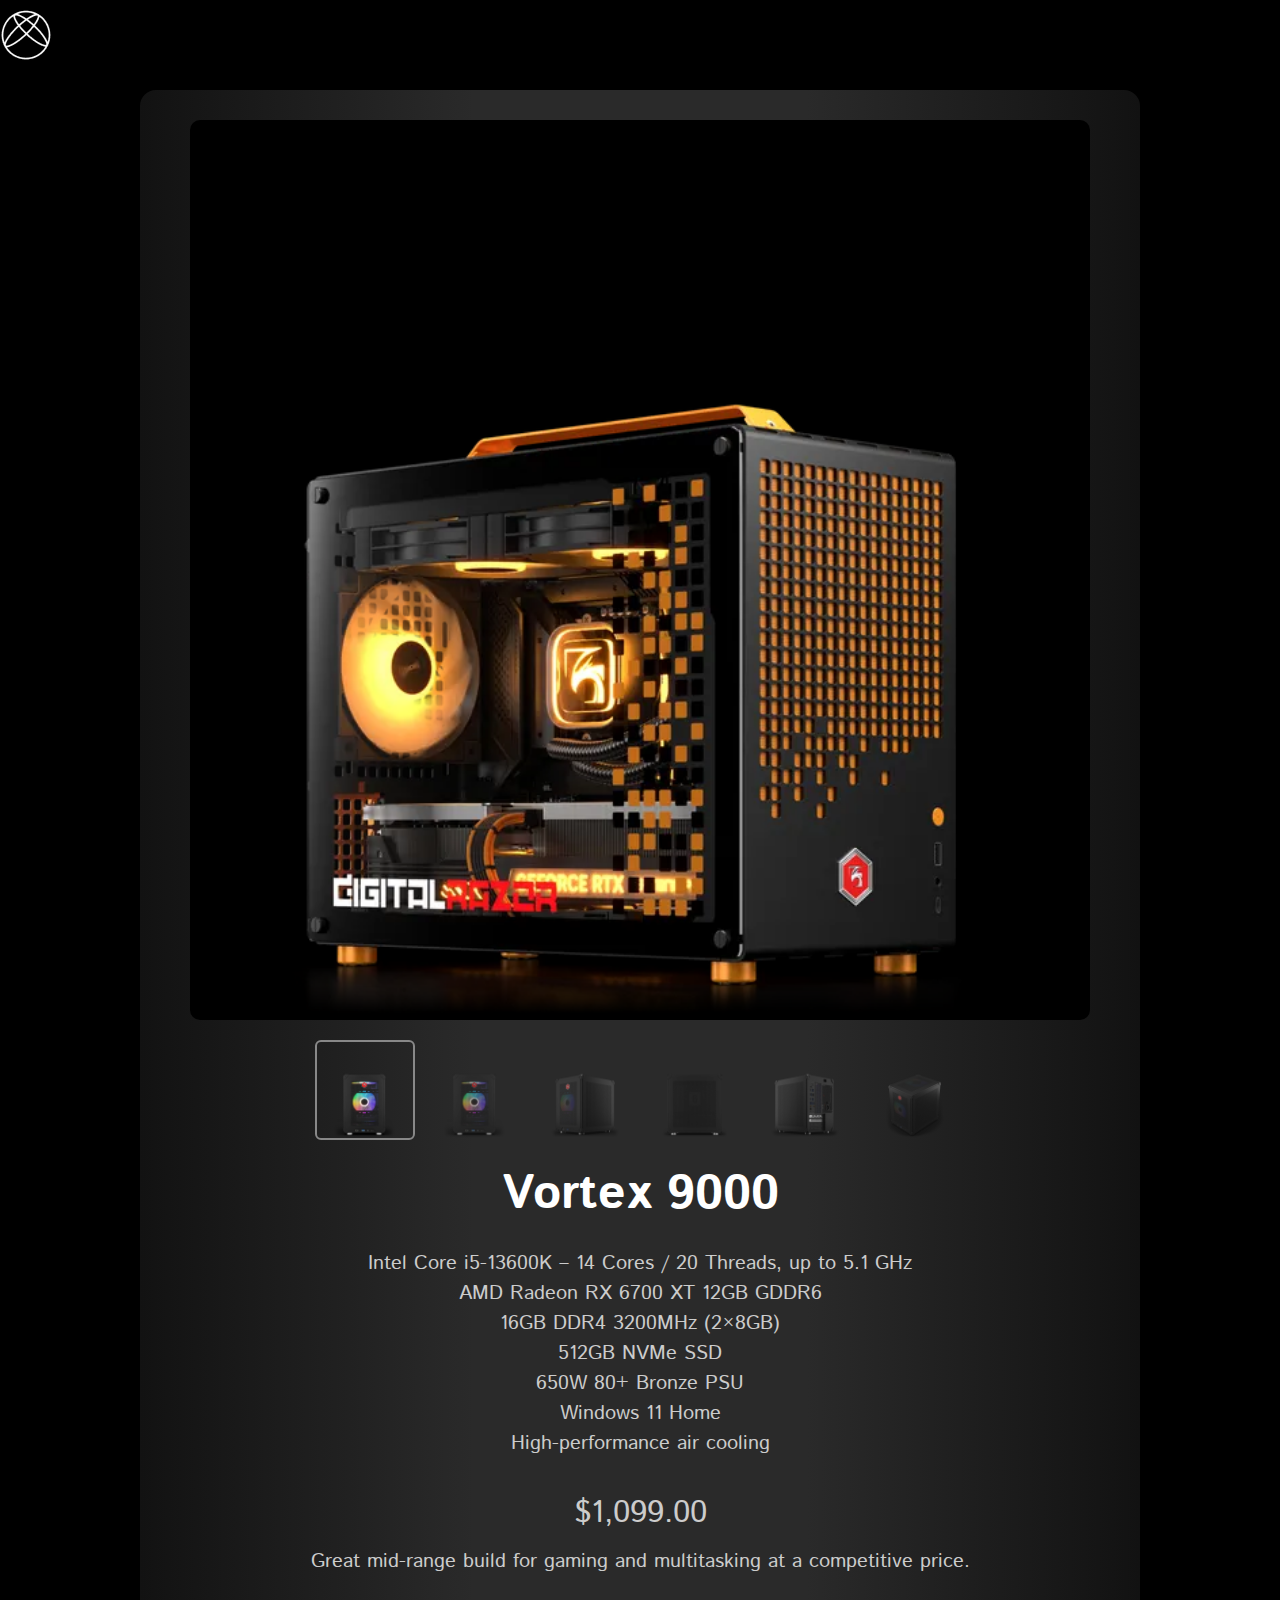
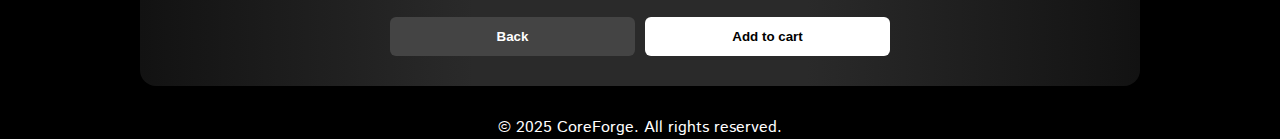
<file: pc6.html>
<!DOCTYPE html>
<html lang="en">
<head>
	<meta charset="UTF-8" />
	<meta name="viewport" content="width=device-width, initial-scale=1.0" />
	<title>Vortex 9000 | CoreForge</title>

	<link rel="stylesheet" href="./css/reset.css" />
	<link rel="stylesheet" href="./css/header.css" />
	<link rel="stylesheet" href="./css/footer.css" />
	<link rel="stylesheet" href="./css/pc links css/product-cards.css" />
</head>
<body>
	<div class="wrapper">
		<div class="logo">
			<img src="./img/header logo.png" alt="logo" />
		</div>

		<main class="main">
			<div class="product-card">
				<div class="gallery">
					<img src="./img/pc6.png" alt="Stealth Core Z3" class="product-image" id="mainPhoto" />

					<div class="thumbnails">
						<img src="./img/pc6-1.webp" alt="Main" class="thumb active" />
						<img src="./img/pc6-1.webp" alt="Angle 1" class="thumb" />
						<img src="./img/pc6-2.webp" alt="Angle 2" class="thumb" />
						<img src="./img/pc6-3.webp" alt="Angle 3" class="thumb" />
						<img src="./img/pc6-4.webp" alt="Angle 4" class="thumb" />
						<img src="./img/pc6-5.webp" alt="Angle 5" class="thumb" />
					</div>
				</div>

				<h2>Vortex 9000</h2>
                <p>
                    Intel Core i5-13600K – 14 Cores / 20 Threads, up to 5.1 GHz<br />
                    AMD Radeon RX 6700 XT 12GB GDDR6<br />
                    16GB DDR4 3200MHz (2×8GB)<br />
                    512GB NVMe SSD<br />
                    650W 80+ Bronze PSU<br />
                    Windows 11 Home<br />
                    High-performance air cooling
                </p>
                <p class="price">$1,099.00</p>
                <p class="short-desc">Great mid-range build for gaming and multitasking at a competitive price.</p>

				<div class="product-buttons">
					<button onclick="location.href='index.html#products'">Back</button>
					<button>Add to cart</button>
				</div>
			</div>
		</main>

		<footer class="footer">
			<p>© 2025 CoreForge. All rights reserved.</p>
		</footer>
	</div>

	<script src="./js/pc-slide.js"></script>
</body>
</html>
</file>
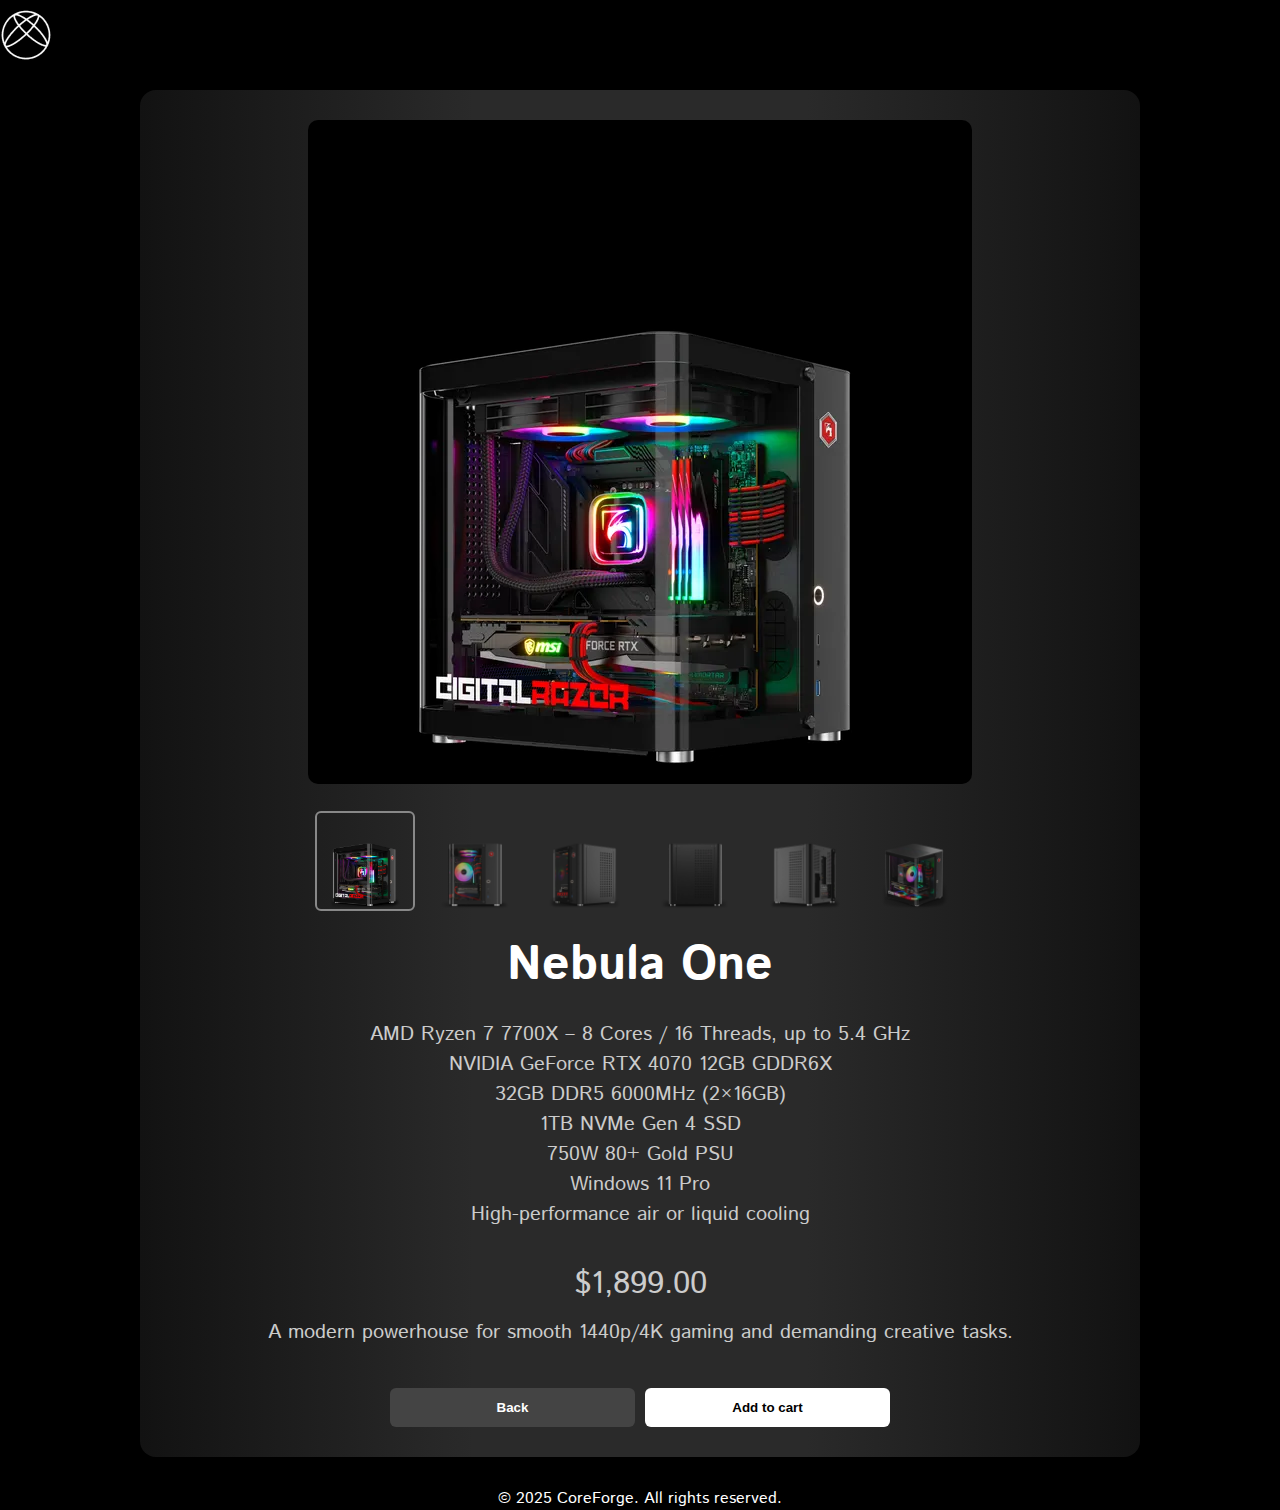
<file: pc7.html>
<!DOCTYPE html>
<html lang="en">
<head>
	<meta charset="UTF-8" />
	<meta name="viewport" content="width=device-width, initial-scale=1.0" />
	<title>Nebula One   | CoreForge</title>

	<link rel="stylesheet" href="./css/reset.css" />
	<link rel="stylesheet" href="./css/header.css" />
	<link rel="stylesheet" href="./css/footer.css" />
	<link rel="stylesheet" href="./css/pc links css/product-cards.css" />
</head>
<body>
	<div class="wrapper">
		<div class="logo">
			<img src="./img/header logo.png" alt="logo" />
		</div>

		<main class="main">
			<div class="product-card">
				<div class="gallery">
					<div class="image-crop-wrapper">
						<img src="./img/pc7.png" alt="Stealth Core Z3" class="product-image" id="mainPhoto" />
					</div>

					<div class="thumbnails">
						<img src="./img/pc7.png" alt="Main" class="thumb active" />
						<img src="./img/pc7-1.webp" alt="Angle 1" class="thumb" />
						<img src="./img/pc7-2.webp" alt="Angle 2" class="thumb" />
						<img src="./img/pc7-3.webp" alt="Angle 3" class="thumb" />
						<img src="./img/pc7-4.webp" alt="Angle 4" class="thumb" />
						<img src="./img/pc7-5.webp" alt="Angle 5" class="thumb" />
					</div>
				</div>

				<h2>Nebula One</h2>
                <p>
                    AMD Ryzen 7 7700X – 8 Cores / 16 Threads, up to 5.4 GHz<br />
                    NVIDIA GeForce RTX 4070 12GB GDDR6X<br />
                    32GB DDR5 6000MHz (2×16GB)<br />
                    1TB NVMe Gen 4 SSD<br />
                    750W 80+ Gold PSU<br />
                    Windows 11 Pro<br />
                    High-performance air or liquid cooling
                </p>
                <p class="price">$1,899.00</p>
                <p class="short-desc">A modern powerhouse for smooth 1440p/4K gaming and demanding creative tasks.</p>

				<div class="product-buttons">
					<button onclick="location.href='index.html#products'">Back</button>
					<button>Add to cart</button>
				</div>
			</div>
		</main>

		<footer class="footer">
			<p>© 2025 CoreForge. All rights reserved.</p>
		</footer>
	</div>

	<script src="./js/pc-slide.js"></script>
</body>
</html>
</file>
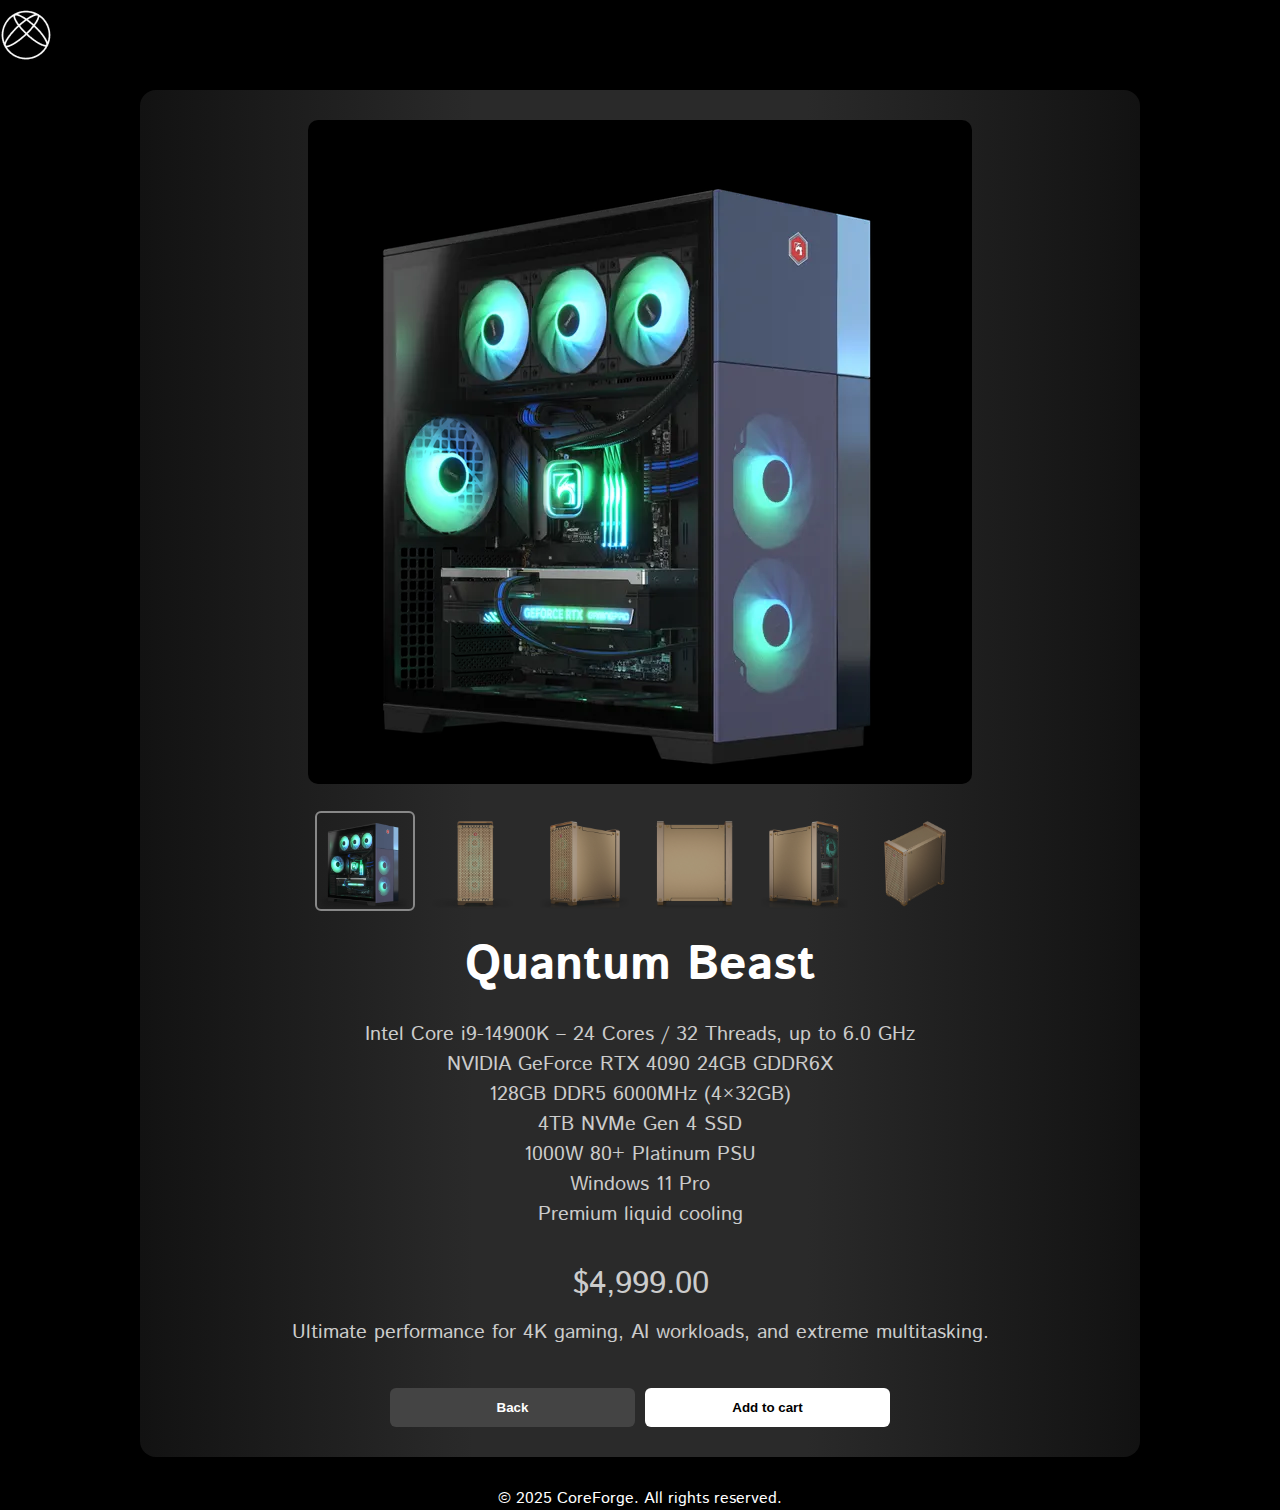
<file: pc8.html>
<!DOCTYPE html>
<html lang="en">
<head>
	<meta charset="UTF-8" />
	<meta name="viewport" content="width=device-width, initial-scale=1.0" />
	<title>Quantum Beast | CoreForge</title>

	<link rel="stylesheet" href="./css/reset.css" />
	<link rel="stylesheet" href="./css/header.css" />
	<link rel="stylesheet" href="./css/footer.css" />
	<link rel="stylesheet" href="./css/pc links css/product-cards.css" />
</head>
<body>
	<div class="wrapper">
		<div class="logo">
			<img src="./img/header logo.png" alt="logo" />
		</div>

		<main class="main">
			<div class="product-card">
				<div class="gallery">
					<div class="image-crop-wrapper">
						<img src="./img/pc8.png" alt="Stealth Core Z3" class="product-image" id="mainPhoto" />
					</div>

					<div class="thumbnails">
						<img src="./img/pc8.png" alt="Main" class="thumb active" />
						<img src="./img/pc8-1.webp" alt="Angle 1" class="thumb" />
						<img src="./img/pc8-2.webp" alt="Angle 2" class="thumb" />
						<img src="./img/pc8-3.webp" alt="Angle 3" class="thumb" />
						<img src="./img/pc8-4.webp" alt="Angle 4" class="thumb" />
						<img src="./img/pc8-5.webp" alt="Angle 5" class="thumb" />
					</div>
				</div>

				<h2>Quantum Beast</h2>
                <p>
                    Intel Core i9-14900K – 24 Cores / 32 Threads, up to 6.0 GHz<br />
                    NVIDIA GeForce RTX 4090 24GB GDDR6X<br />
                    128GB DDR5 6000MHz (4×32GB)<br />
                    4TB NVMe Gen 4 SSD<br />
                    1000W 80+ Platinum PSU<br />
                    Windows 11 Pro<br />
                    Premium liquid cooling
                </p>
                <p class="price">$4,999.00</p>
                <p class="short-desc">Ultimate performance for 4K gaming, AI workloads, and extreme multitasking.</p>

				<div class="product-buttons">
					<button onclick="location.href='index.html#products'">Back</button>
					<button>Add to cart</button>
				</div>
			</div>
		</main>

		<footer class="footer">
			<p>© 2025 CoreForge. All rights reserved.</p>
		</footer>
	</div>

	<script src="./js/pc-slide.js"></script>
</body>
</html>
</file>
<file: css/styles.css>
.home {
    display: flex;
    justify-content: space-between;
    align-items: center;
    padding: 150px 100px 0 100px;
    gap: 50px;
}

.first_text {
    flex: 1;
    color: white;
    font-size: 22px;
}

.first_text h1 {
    font-size: 40px;
    margin-bottom: 30px;
}

.second_text {
    font-size: 18px;
    line-height: 1.5;
    margin-top: 20px;
}

.home_img {
    flex: 1;
    position: relative;
    max-width: 600px;
    height: auto;
    user-select: none;
}

.home_pc_background img {
    position: absolute;
    top: -30px;
    left: 0;
    width: 100%;
    z-index: 0;
    pointer-events: none;
    user-select: none;
}

.home_pc img {
    position: relative;
    width: 100%;
    z-index: 1;
    user-select: none;
}

.link_to_down   {
    margin-top: 200px;
    user-select: none;
    display: flex;
}

.link_to_down_text  {
    font-size: 12px;
    margin-top: 12px;
    display: flex;
}

.link_to_down_inner {
  display: flex;
  align-items: center;
  gap: 12px;
  flex-wrap: nowrap;
}

.down_arrow {
  width: 24px;
  height: auto;
  margin-top: 12px;
}

.link_to_down {
  display: inline-block;
  text-decoration: none;
  color: inherit;
}


.partners {
    margin: 100px auto 50px auto;
    display: flex;
    justify-content: center;
    align-items: center;
    user-select: none;
}

.partners img {
    width: 80%;
    max-width: 1000px;
}

.about {
    padding: 0 100px;
    margin-top: 100px;
}

.about_title {
    display: flex;
    align-items: center;
    gap: 10px;
    user-select: none;
}

.about_title img {
    width: 40px;
    height: 40px;
}

.about_title h1 {
    font-size: 36px;
    color: white;
    font-family: 'Istok Web', sans-serif;
}

.about_content {
    display: flex;
    gap: 50px;
    margin-top: 30px;
    align-items: flex-start;
    flex-wrap: wrap;
}

.about_text_block {
    flex: 1;
    max-width: 55%;
}

.about_text {
    font-size: 18px;
    line-height: 1.6;
    color: white;
    font-family: 'Istok Web', sans-serif;
    margin-bottom: 20px;
}

.about_last_text {
    font-size: 22px;
    color: white;
    font-style: italic;
    font-family: 'Istok Web', sans-serif;
}

.about_img {
    margin-bottom: 50px;
    flex: 1;
    max-width: 40%;
    display: flex;
    justify-content: flex-end;
}

.about_img img {
    width: 100%;
    height: auto;
    object-fit: contain;
    user-select: none;
}

.products {
    padding: 0 100px;
    margin-top: 30px;
}

.products_tittle {
    display: flex;
    align-items: center;
    gap: 10px;
    user-select: none;
}

.products_tittle img {
    width: 40px;
    height: 40px;
}

.products_tittle h1 {
    font-size: 36px;
    color: white;
    font-family: 'Istok Web', sans-serif;
}


.products-grid {
	display: grid;
	grid-template-columns: repeat(auto-fit, minmax(250px, 1fr));
	gap: 20px;
	padding: 40px 20px;
	width: 100%;
}

.product-card {
	background: linear-gradient(to right, #121212, #2a2a2a, #2a2a2a, #121212);

	padding: 20px;
	border-radius: 16px;
	display: flex;
	flex-direction: column;
	justify-content: flex-start;
	min-height: 520px;
	transition: transform 0.2s ease, box-shadow 0.2s ease;
}

.product-card:hover {
	transform: translateY(-5px);
	box-shadow: 0 10px 20px rgba(255, 255, 255, 0.1);
}

.product-image {
	width: 100%;
	height: 260px;
	object-fit: cover;
	border-radius: 10px;
	margin-bottom: 16px;
	background-color: #2a2a2a;
}

.product-card h2 {
	font-size: 18px;
	margin-bottom: 10px;
}

.product-card p {
	font-size: 14px;
	margin-bottom: 16px;
	line-height: 1.4;
	color: #ccc;
}

.product-buttons {
	display: flex;
    gap: 10px;
	margin-top: auto;
}

.product-buttons button {
	flex: 1;
	padding: 10px;
	border: none;
	border-radius: 6px;
	cursor: pointer;
	font-weight: bold;
	transition: background-color 0.3s ease, color 0.3s ease;
}

.product-buttons button:first-child {
	background-color: #444;
	color: white;
}

.product-buttons button:last-child {
	background-color: white;
	color: black;
}

.product-buttons button:hover {
	opacity: 0.9;
}

.contacts {
    padding: 0 100px;
    margin-top: 100px;
}

.contacts_title {
    display: flex;
    align-items: center;
    gap: 10px;
    user-select: none;
}

.contacts_title img {
    width: 40px;
    height: 40px;
}

.contacts_title h1 {
    font-size: 36px;
    color: white;
    font-family: 'Istok Web', sans-serif;
}

.contacts_content {
    display: flex;
    gap: 50px;
    margin-top: 30px;
    align-items: flex-start;
    flex-wrap: wrap;
}

.contacts_text_block {
    flex: 1;
    max-width: 55%;
}

.contacts_text {
    font-size: 18px;
    line-height: 1.6;
    color: white;
    font-family: 'Istok Web', sans-serif;
    margin-bottom: 20px;
}

.contacts_last_text {
    font-size: 22px;
    color: white;
    font-style: italic;
    font-family: 'Istok Web', sans-serif;
}

.contacts_img {
    margin-bottom: 50px;
    flex: 1;
    max-width: 40%;
    display: flex;
    justify-content: flex-end;
}

.contacts_img img {
    width: 100%;
    height: auto;
    object-fit: contain;
    user-select: none;
}

.bar {
  display: none; /* по умолчанию скрыт */
}

.email-button {
  display: inline-block;
  padding: 12px 24px;
  background-color: #000000;
  color: white;
  text-decoration: none;
  border-radius: 6px;
  font-weight: 600;
  font-size: 16px;
  transition: background-color 0.3s ease;
  border: white 2px solid;
}

.email-button:hover {
  background-color: dimgray;
}


.Cart {
  position: relative;
  cursor: pointer;
  user-select: none;
}

.cart-count {
  position: absolute;
  top: -8px;
  right: -8px;
  background-color: red;
  color: white;
  font-size: 12px;
  width: 20px;
  height: 20px;
  border-radius: 50%;
  display: flex;
  justify-content: center;
  align-items: center;
  font-weight: bold;
  pointer-events: none;
  user-select: none;
}

.cart-modal {
  position: fixed;
  top: 0;
  left: 0;
  width: 100%;
  height: 100%;
  background-color: rgba(0, 0, 0, 0.6);
  display: flex;
  align-items: center;
  justify-content: center;
  z-index: 999;
}

.cart-modal-content {
  background: #121212;
  padding: 20px;
  border-radius: 12px;
  width: 90%;
  max-width: 600px;
  max-height: 80vh;
  overflow-y: auto;
  position: relative;
  color:    #fff;
}

.close-button {
  position: absolute;
  top: 10px;
  right: 15px;
  font-size: 24px;
  cursor: pointer;
}

.cart-item {
  display: flex;
  gap: 15px;
  margin-bottom: 15px;
  align-items: center;
  border-bottom: 1px solid #ddd;
  padding-bottom: 10px;
}

.cart-item img {
  width: 80px;
  height: 60px;
  object-fit: cover;
  border-radius: 6px;
}

.cart-item h3 {
  margin: 0;
  font-size: 18px;
  font-weight: 600;
}

.cart-item p {
  margin: 5px 0;
  color: #fff;
}

.cart-item button {
  background-color: #444;
  color: white;
  border: none;
  border-radius: 4px;
  cursor: pointer;
  font-size: 16px;
  width: 30px;
  height: 30px;
  line-height: 30px;
  text-align: center;
  user-select: none;
}
</file>
<file: css/header.css>
.header {
  justify-content: space-between;
  display: flex;
  height: 70px;
  background-color: #000;
  padding: 0 50px;
  align-items: center;
  position: fixed; 
  top: 0;         
  left: 0;         
  width: 100%;     
  z-index: 1000;   
  -webkit-box-shadow:0px 0px 24px 3px rgba(255,255,255,0.33);
  -moz-box-shadow: 0px 0px 24px 3px rgba(255,255,255,0.33);
  box-shadow: 0px 0px 24px 3px rgba(255,255,255,0.33);
}

.logo {
  display: flex;
  margin-top: 10px;
  user-select: none;
}

.header_links {
  display: flex;
  margin: 0 auto;
  margin-top: 20px;
  transition: all 0.3s ease;
}

.list {
  display: flex;
  gap: 50px;
}

.link_style {
  color: #fff;
  user-select: none;
  font-size: 12px;
  font-family: 'Istok Web', sans-serif;
}

.Cart {
  display: block;
  position: relative;
  cursor: pointer;
  width: 50px;
  height: 40px;
  user-select: none;
  margin-left: 0;

}
</file>
<file: css/footer.css>
.footer {
    margin: 0 auto;
    text-align: center;
    user-select: none;
}
</file>
<file: css/adaptive.css>
@media (max-width: 1024px) {
  .home {
    flex-direction: column;
    padding: 100px 40px 0;
    gap: 30px;
  }
  .first_text {
    font-size: 20px;
  }
  .first_text h1 {
    font-size: 32px;
    margin-bottom: 20px;
  }
  .second_text {
    font-size: 16px;
  }
  .home_img {
    max-width: 100%;
  }
  .link_to_down {
    margin-top: 100px;
  }
  .about, .products, .contacts {
    padding: 0 40px;
  }
  .about_content {
    flex-direction: column;
    gap: 20px;
  }
  .about_text_block, .about_img,
  .contacts_text_block, .contacts_img {
    max-width: 100%;
    flex: none;
  }
}

@media (max-width: 768px) {
  .header {
    padding: 0 20px;
    height: 70px;
    position: static;
  }

  .name {
    display: block;
  }

  .header_links {
    display: none;
  }
  
  .list {
    flex-direction: column;
    gap: 15px;
  }
  .link_style h2 {
    font-size: 18px;
  }
  .home {
    padding: 80px 20px 0;
  }
  .first_text {
    font-size: 18px;
  }
  .first_text h1 {
    font-size: 28px;
    margin-bottom: 15px;
  }
  .second_text {
    font-size: 14px;
  }
  .link_to_down {
    margin-top: 80px;
  }
  .link_to_down_text {
    font-size: 10px;
  }
  .about_title h1,
  .products_tittle h1,
  .contacts_title h1 {
    font-size: 28px;
  }
  .about_content,
  .contacts_content {
    flex-direction: column;
    gap: 20px;
  }
  .products-grid {
    grid-template-columns: 1fr;
    padding: 20px 0;
  }
  .product-card {
    min-height: auto;
  }
  .contacts {
    padding: 0 20px 50px;
  }
}

@media (max-width: 768px) {
  .image-crop-wrapper {
    width: 100%;
    max-width: 400px;
    height: 400px;
    margin: 0 auto 20px;
    overflow: hidden;
    border-radius: 10px;
    background-color: #000;
    position: static;
    display: flex;
    align-items: center;
    justify-content: center;
  }

  .product-image {
    width: 100%;
    max-width: 400px;
    height: 400px;
    object-fit: contain;
    object-position: center;
    position: static;
    margin: 0;
  }
}
</file>
<file: css/pc links css/product-cards.css>
.product-card {
	background: linear-gradient(to right, #121212, #2a2a2a, #2a2a2a, #121212);

	padding: 30px;
	border-radius: 16px;
	display: flex;
	flex-direction: column;
	align-items: center;
	max-width: 1000px;
	margin: 30px auto;
}

.product-card h2 {
	text-align: center;
	font-size: 48px;
	margin-bottom: 20px;
}

.product-card p {
	text-align: center;
	font-size: 20px;
	line-height: 1.5;
	margin-bottom: 20px;
	color: #ccc;
}

.product-buttons {
	display: flex;
	gap: 10px;
	width: 100%;
	max-width: 500px;
	margin-top: 20px;
}

.product-buttons button {
	flex: 1;
	padding: 12px;
	border: none;
	border-radius: 6px;
	font-weight: bold;
	cursor: pointer;
	transition: background-color 0.3s ease;
}

.product-buttons button:first-child {
	background-color: #444;
	color: white;
}

.product-buttons button:last-child {
	background-color: white;
	color: black;
}

.product-buttons button:hover {
	opacity: 0.9;
}

.gallery {
	max-width: 900px;
	width: 100%;
	margin-bottom: 20px;
	display: flex;
	flex-direction: column;
	align-items: center;
}

.product-image {
	width: 100%;
	max-width: 900px;
	max-height: 900px;
	object-fit: contain;
	background-color: #000;
	border-radius: 10px;
	margin-bottom: 20px;
}

.thumbnails {
	display: flex;
	flex-wrap: wrap;
	justify-content: center;
	gap: 10px;
}

.thumb {
	width: 100px;
	height: 100px;
	object-fit: contain;
	border-radius: 6px;
	cursor: pointer;
	opacity: 0.6;
	border: 2px solid transparent;
	transition: opacity 0.3s, border 0.3s;
}

.thumb.active,
.thumb:hover {
	opacity: 1;
	border-color: #888;
}

.product-card .price {
	font-size: 32px;
	margin: 10px 0;
	text-align: center;
}


.short-desc {
	color: #aaa;
	font-size: 18px;
	text-align: center;
	margin-bottom: 20px;
}
</file>
